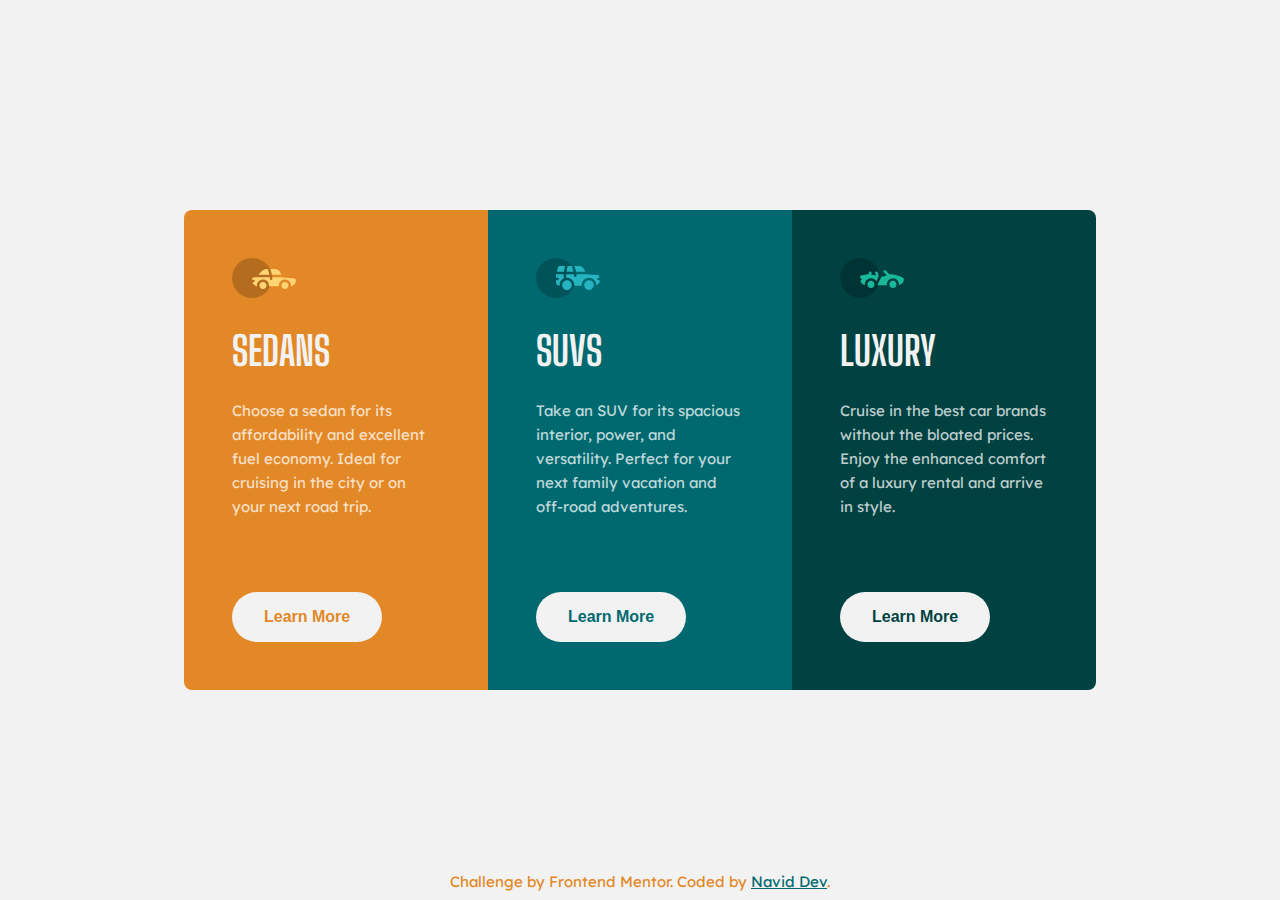
<file: fm/3-column-card-component/index.html>
<!DOCTYPE html>
<html lang="en">
  <head>
    <meta charset="UTF-8" />
    <meta name="viewport" content="width=device-width, initial-scale=1.0" />

    <link
      rel="icon"
      type="image/png"
      sizes="32x32"
      href="./images/favicon-32x32.png"
    />

    <title>Frontend Mentor | 3-column preview card component</title>

    <link rel="stylesheet" href="style.css" />
  </head>
  <body>
    <main>
      <section class="cards">
        <div class="card card-1">
          <div class="icon">
            <img src="./images/icon-sedans.svg" alt="sedan car" />
          </div>
          <h3>Sedans</h3>
          <p>
            Choose a sedan for its affordability and excellent fuel economy.
            Ideal for cruising in the city or on your next road trip.
          </p>
          <button>Learn More</button>
        </div>
        <div class="card card-2">
          <div class="icon">
            <img src="./images/icon-suvs.svg" alt="suv car" />
          </div>
          <h3>SUVs</h3>
          <p>
            Take an SUV for its spacious interior, power, and versatility.
            Perfect for your next family vacation and off-road adventures.
          </p>
          <button>Learn More</button>
        </div>
        <div class="card card-3">
          <div class="icon">
            <img src="./images/icon-luxury.svg" alt="luxury car" />
          </div>
          <h3>Luxury</h3>
          <p>
            Cruise in the best car brands without the bloated prices. Enjoy the
            enhanced comfort of a luxury rental and arrive in style.
          </p>
          <button>Learn More</button>
        </div>
      </section>
    </main>

    <footer>
      <div class="attribution">
        Challenge by Frontend Mentor. Coded by
        <a href="https://www.youtube.com/channel/UCxd6yE9578AmHr1DIRAnJdA"
          >Navid Dev</a
        >.
      </div>
    </footer>
  </body>
</html>
</file>
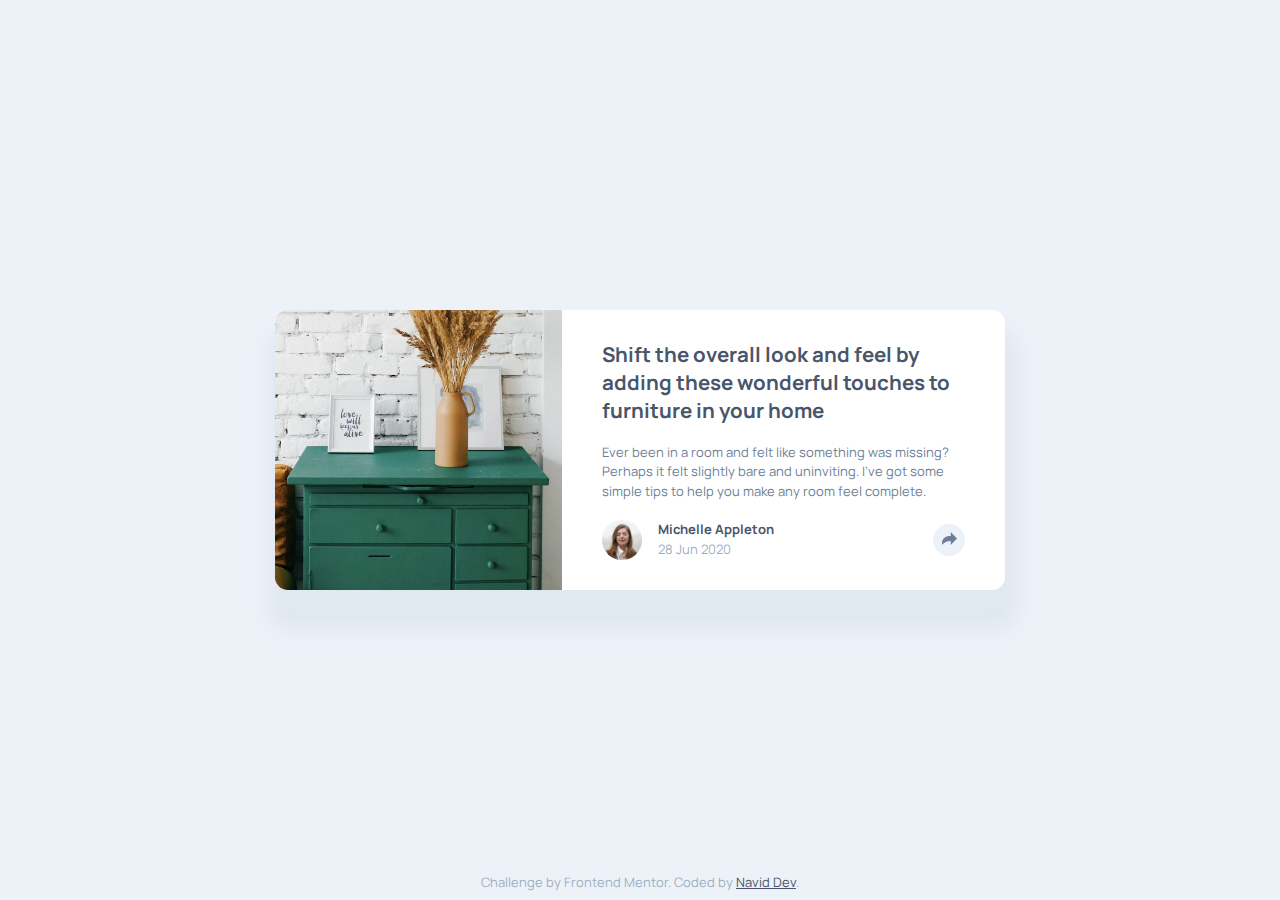
<file: fm/article-preview-component/index.html>
<!DOCTYPE html>
<html lang="en">
  <head>
    <meta charset="UTF-8" />
    <meta name="viewport" content="width=device-width, initial-scale=1.0" />
    <!-- displays site properly based on user's device -->

    <link
      rel="icon"
      type="image/png"
      sizes="32x32"
      href="./images/favicon-32x32.png"
    />

    <title>Frontend Mentor | Article preview component</title>

    <link rel="stylesheet" href="style.css" />
  </head>
  <body>
    <main>
      <article class="article-box">
        <div class="img">
          <img src="./images/drawers.jpg" alt="" />
        </div>
        <div class="article-info">
          <h2>
            Shift the overall look and feel by adding these wonderful touches to
            furniture in your home
          </h2>
          <p>
            Ever been in a room and felt like something was missing? Perhaps it
            felt slightly bare and uninviting. I’ve got some simple tips to help
            you make any room feel complete.
          </p>
          <div class="bottom">
            <div class="author">
              <div class="avatar">
                <img src="./images/avatar-michelle.jpg" alt="" />
              </div>
              <div class="author-info">
                <p class="author-name">Michelle Appleton</p>
                <p class="date">28 Jun 2020</p>
              </div>
            </div>
            <div class="share">
              <div class="share-icon">
                <svg xmlns="http://www.w3.org/2000/svg" width="15" height="13">
                  <path
                    d="M15 6.495L8.766.014V3.88H7.441C3.33 3.88 0 7.039 0 10.936v2.049l.589-.612C2.59 10.294 5.422 9.11 8.39 9.11h.375v3.867L15 6.495z"
                  />
                </svg>
              </div>
              <div class="share-box desktop">
                <p>Share</p>
                <img src="./images/icon-facebook.svg" alt="" />
                <img src="./images/icon-twitter.svg" alt="" />
                <img src="./images/icon-pinterest.svg" alt="" />
              </div>
            </div>
          </div>
        </div>
        <div class="share-box mobile">
          <p>Share</p>
          <img src="./images/icon-facebook.svg" alt="" />
          <img src="./images/icon-twitter.svg" alt="" />
          <img src="./images/icon-pinterest.svg" alt="" />
        </div>
      </article>
    </main>

    <footer>
      <div class="attribution">
        Challenge by Frontend Mentor. Coded by
        <a href="https://www.youtube.com/channel/UCxd6yE9578AmHr1DIRAnJdA"
          >Navid Dev</a
        >.
      </div>
    </footer>
    <script src="app.js"></script>
  </body>
</html>
</file>
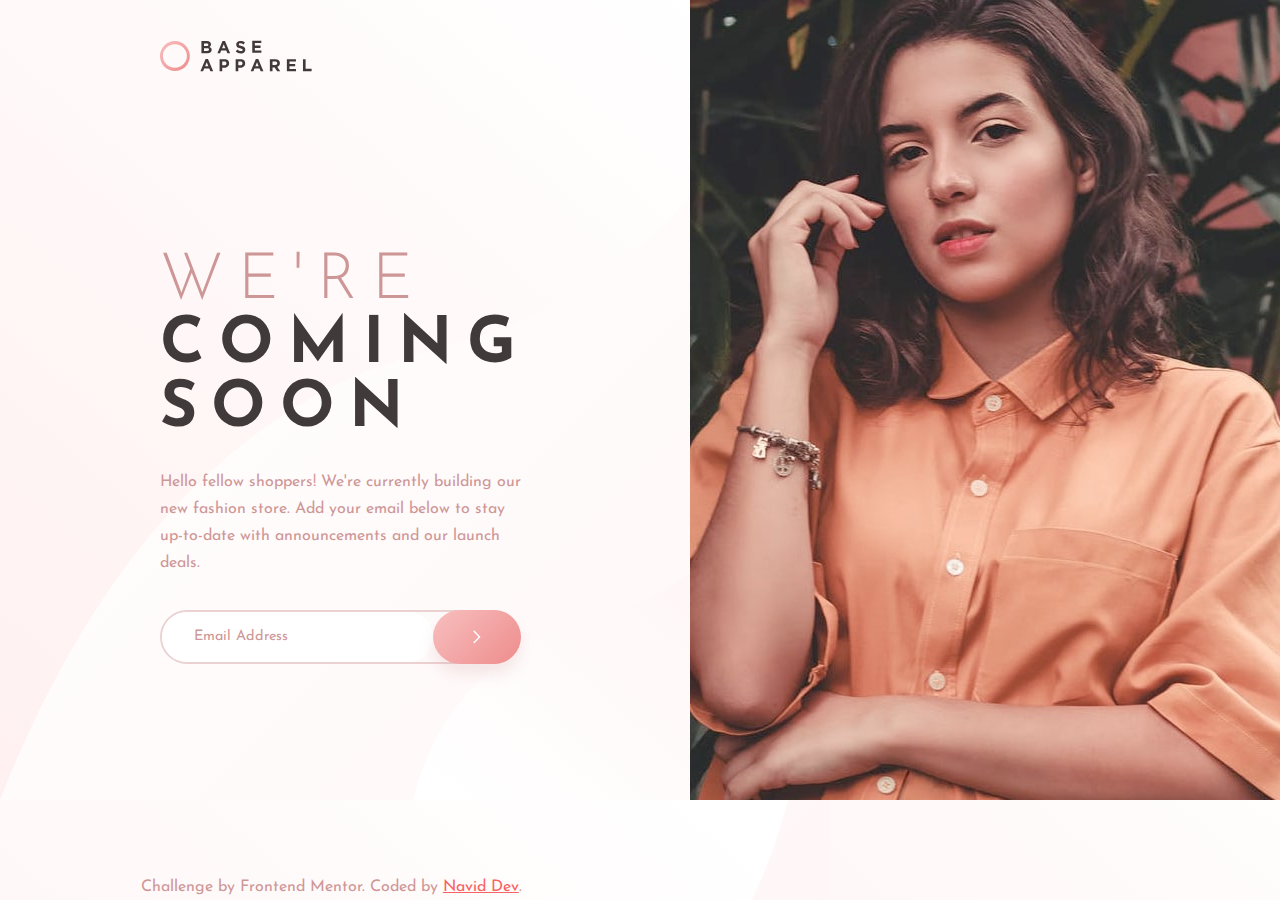
<file: fm/base-apparel-coming-soon/index.html>
<!DOCTYPE html>
<html lang="en">
  <head>
    <meta charset="UTF-8" />
    <meta name="viewport" content="width=device-width, initial-scale=1.0" />
    <!-- displays site properly based on user's device -->

    <link
      rel="icon"
      type="image/png"
      sizes="32x32"
      href="./images/favicon-32x32.png"
    />

    <title>Frontend Mentor | Base Apparel coming soon page</title>

    <link rel="stylesheet" href="style.css" />
  </head>
  <body>
    <main>
      <section class="coming-soon">
        <div class="info">
          <img class="logo" src="./images/logo.svg" alt="" />
          <img class="hero-img-moblie" src="./images/hero-mobile.jpg" alt="" />
          <div class="data">
            <h1>
              We're <br /><span>coming <br />soon</span>
            </h1>
            <p>
              Hello fellow shoppers! We're currently building our new fashion
              store. Add your email below to stay up-to-date with announcements
              and our launch deals.
            </p>
            <form class="coming-soon-form">
              <div class="email-input">
                <img class="error-icon" src="./images/icon-error.svg" alt="" />
                <input type="email" placeholder="Email Address" />
                <button><img src="./images/icon-arrow.svg" alt="" /></button>
              </div>
              <p class="error-text">Please provide a valid email</p>
            </form>
          </div>
        </div>
        <img class="hero-img" src="./images/hero-desktop.jpg" alt="" />
      </section>
    </main>

    <footer class="attribution">
      Challenge by Frontend Mentor. Coded by
      <a href="https://www.youtube.com/channel/UCxd6yE9578AmHr1DIRAnJdA"
        >Navid Dev</a
      >.
    </footer>
    <script src="./app.js"></script>
  </body>
</html>
</file>
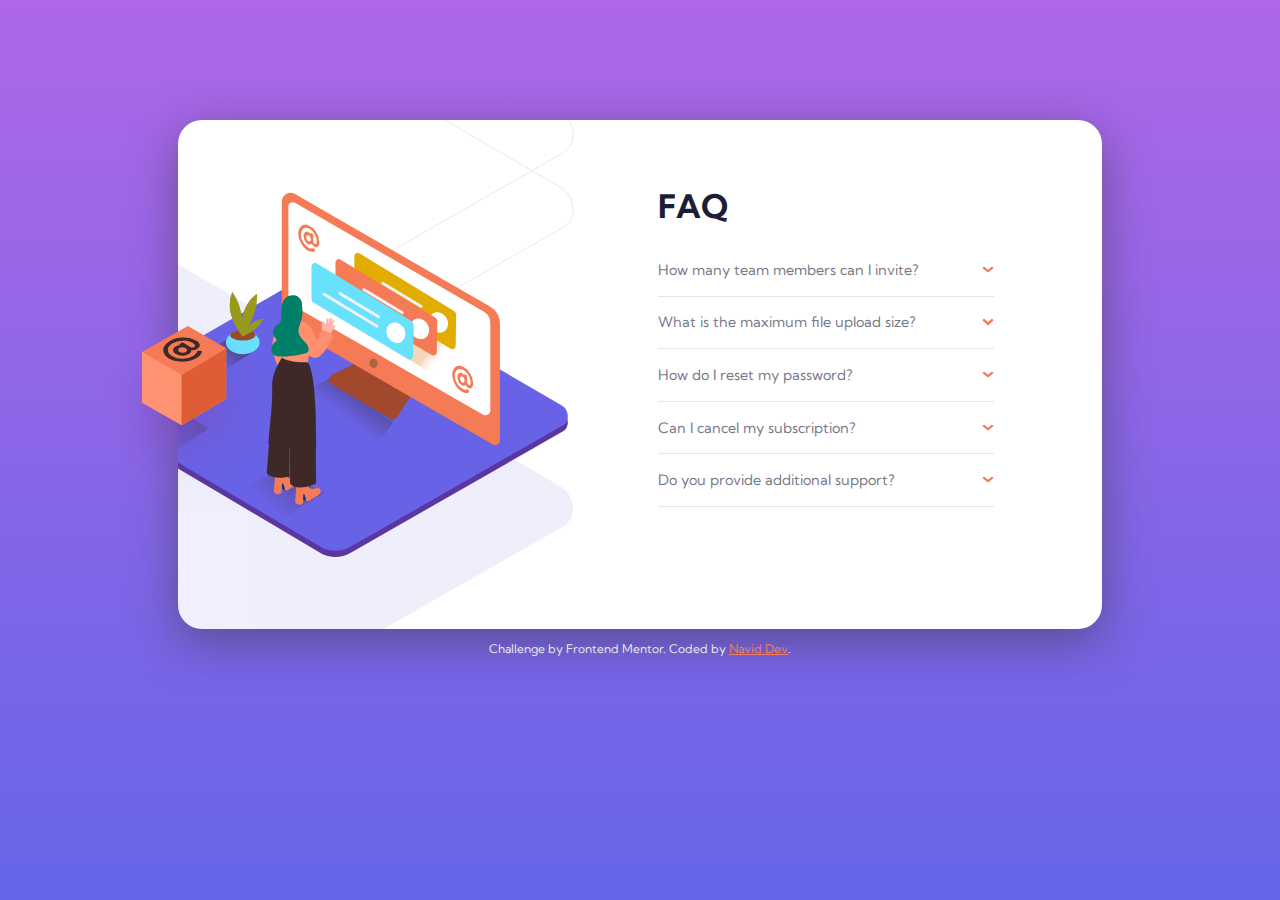
<file: fm/faq-accordion-card/index.html>
<!DOCTYPE html>
<html lang="en">
  <head>
    <meta charset="UTF-8" />
    <meta name="viewport" content="width=device-width, initial-scale=1.0" />
    <link
      rel="icon"
      type="image/png"
      sizes="32x32"
      href="./images/favicon-32x32.png"
    />
    <title>Frontend Mentor | FAQ Accordion Card</title>
    <link rel="stylesheet" href="./css/style.comp.css" />
    <script src="./js/before.js"></script>
    <script src="./js/after.js" defer></script>
  </head>
  <body>
    <div class="container">
      <main>
        <section class="card">
          <!-- ********************  Card Image  ********************* -->
          <div class="card-image">
            <img
              src="./images/illustration-woman-online-mobile.svg"
              alt="Women Illustartion"
              class="image-mobile"
            />
            <img
              src="./images/illustration-box-desktop.svg"
              alt="Women Illustartion"
              class="image-desktop-box"
            />
            <img
              src="./images/illustration-woman-online-desktop.svg"
              alt="Women Illustartion"
              class="image-desktop-woman"
            />
          </div>

          <!-- ********************  Card Body  ********************* -->
          <div class="card-body">
            <h1 class="heading">FAQ</h1>
            <div class="wrapper">
              <!-- ********************  Accordion  ********************* -->
              <script>
                const elem = document.querySelector('.wrapper');
                elem.innerHTML = faqs
                  .map(
                    (faq) => `
                    <article class="accordion" key=${faq.id}>
                      <div class="accordion-header">
                        <h2>${faq.question}</h2>
                      </div>
                      <div class="accordion-panel">
                        <p>${faq.answer}</p>
                      </div>
                    </article>
                  `
                  )
                  .join('');
              </script>
            </div>
            <!-- End of wrapper -->
          </div>
          <!-- End of card-body -->
        </section>
      </main>
      <footer class="attribution">
        Challenge by Frontend Mentor. Coded by
        <a href="https://www.youtube.com/channel/UCxd6yE9578AmHr1DIRAnJdA"
          >Navid Dev</a
        >.
      </footer>
    </div>
  </body>
</html>
</file>
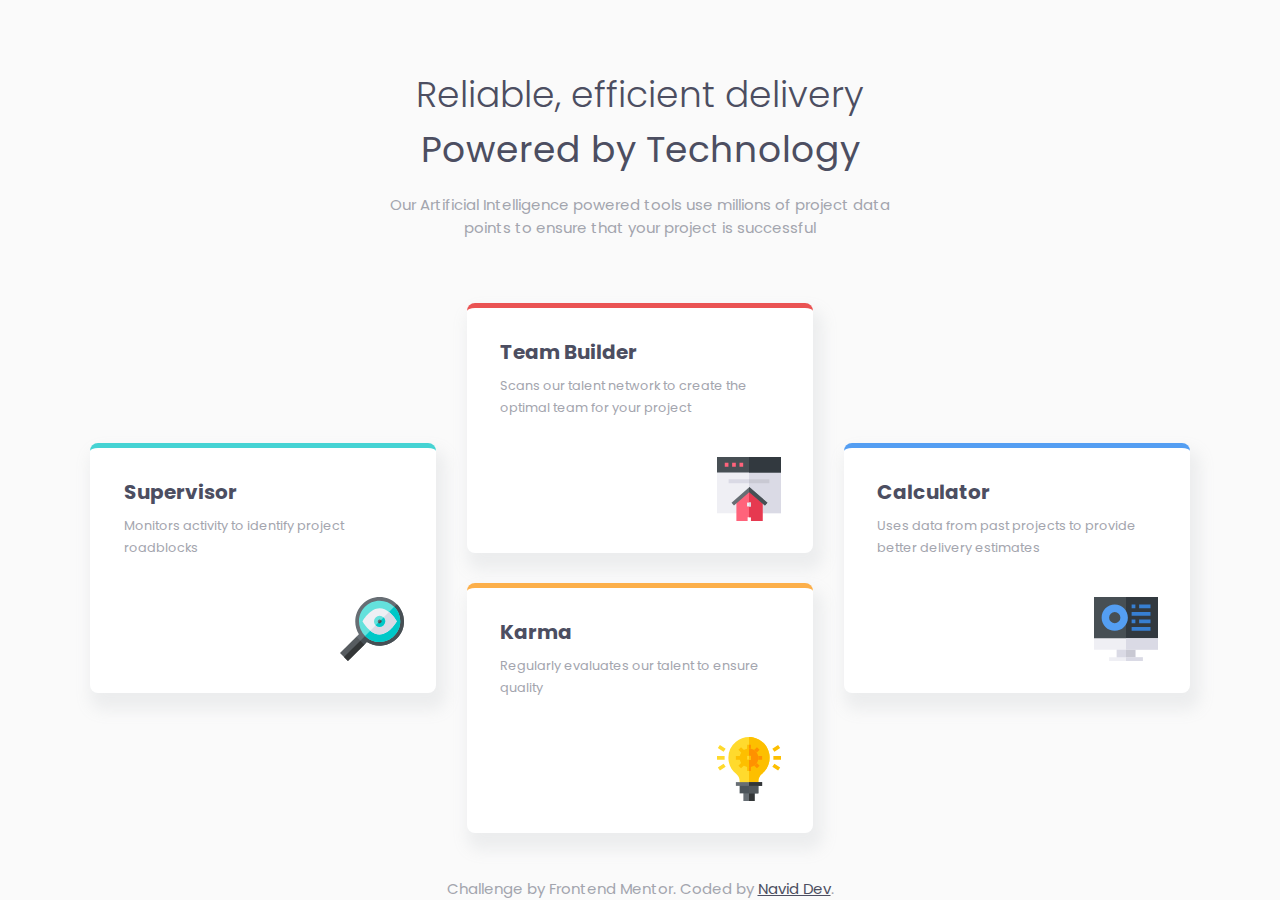
<file: fm/four-card-feature-section/index.html>
<!DOCTYPE html>
<html lang="en">
  <head>
    <meta charset="UTF-8" />
    <meta name="viewport" content="width=device-width, initial-scale=1.0" />
    <!-- displays site properly based on user's device -->

    <link
      rel="icon"
      type="image/png"
      sizes="32x32"
      href="./images/favicon-32x32.png"
    />

    <title>Frontend Mentor | Four card feature section</title>

    <link rel="stylesheet" href="style.css" />
  </head>
  <body>
    <main>
      <section class="card-feature">
        <div class="description">
          <h1>
            Reliable, efficient delivery
            <br />
            <strong>Powered by Technology</strong>
          </h1>

          <p>
            Our Artificial Intelligence powered tools use millions of project
            data points to ensure that your project is successful
          </p>
        </div>
        <div class="cards">
          <div class="display-none"></div>
          <div class="card grid-row-span-2 red">
            <div class="info">
              <h3>Team Builder</h3>
              <p>
                Scans our talent network to create the optimal team for your
                project
              </p>
            </div>
            <img src="./images/icon-team-builder.svg" alt="" />
          </div>

          <div class="display-none"></div>
          <div class="card grid-row-span-2 cyan">
            <div class="info">
              <h3>Supervisor</h3>
              <p>Monitors activity to identify project roadblocks</p>
            </div>
            <img src="./images/icon-supervisor.svg" alt="" />
          </div>
          <div class="card grid-row-span-2 blue">
            <div class="info">
              <h3>Calculator</h3>
              <p>
                Uses data from past projects to provide better delivery
                estimates
              </p>
            </div>
            <img src="./images/icon-calculator.svg" alt="" />
          </div>
          <div class="card grid-row-span-2 orange">
            <div class="info">
              <h3>Karma</h3>
              <p>Regularly evaluates our talent to ensure quality</p>
            </div>
            <img src="./images/icon-karma.svg" alt="" />
          </div>
        </div>
      </section>
    </main>

    <footer class="attribution">
      Challenge by Frontend Mentor. Coded by
      <a href="https://www.youtube.com/channel/UCxd6yE9578AmHr1DIRAnJdA"
        >Navid Dev</a
      >.
    </footer>
  </body>
</html>
</file>
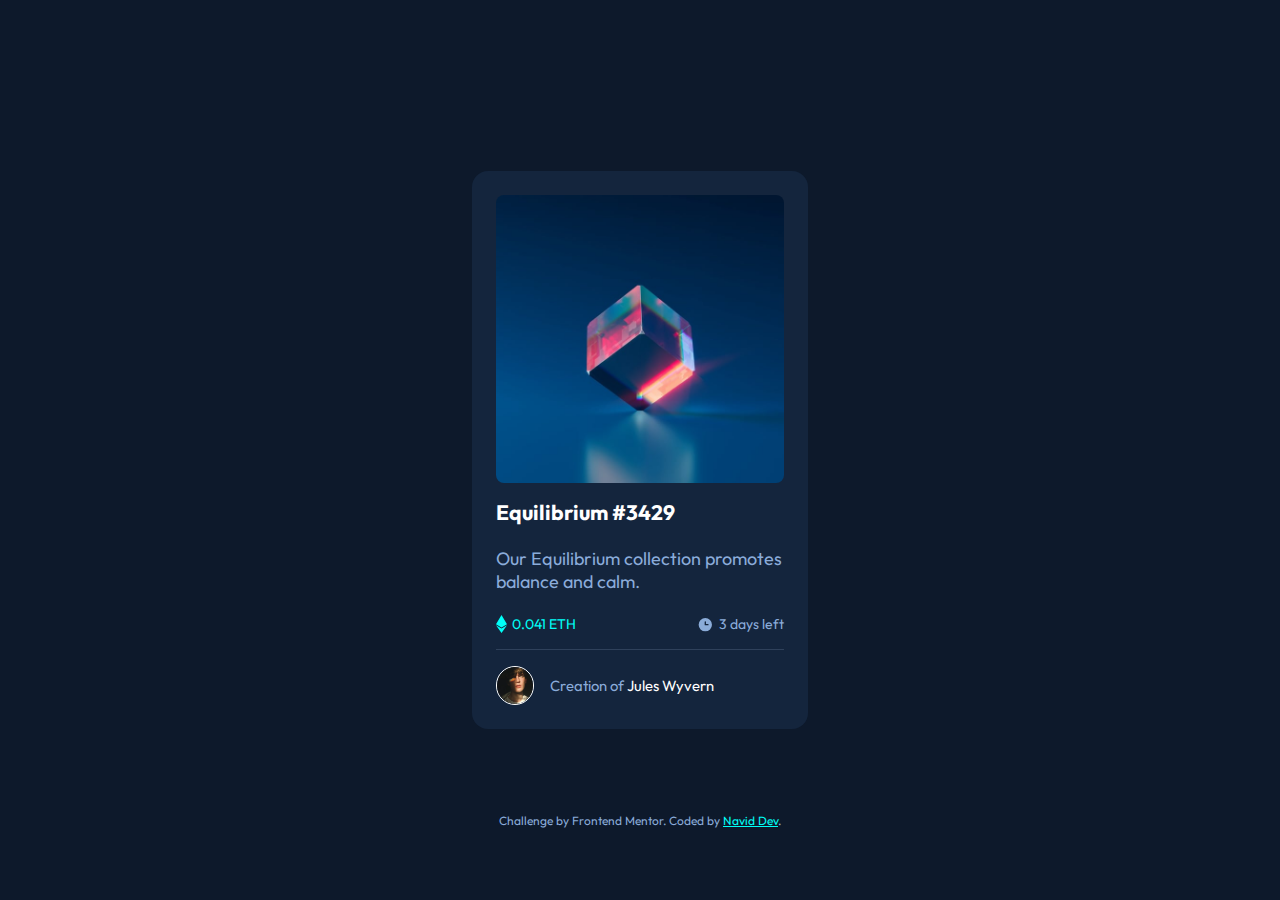
<file: fm/nft-preview-card-component/index.html>
<!DOCTYPE html>
<html lang="en">
  <head>
    <meta charset="UTF-8" />
    <meta name="viewport" content="width=device-width, initial-scale=1.0" />
    <link
      rel="icon"
      type="image/png"
      sizes="32x32"
      href="./images/favicon-32x32.png"
    />
    <title>Frontend Mentor | NFT preview card component</title>
    <link rel="stylesheet" href="style.css" />
  </head>
  <body>
    <main>
      <section class="card-component">
        <div class="image">
          <img src="./images/image-equilibrium.jpg" alt="equilibrium image" />
        </div>
        <div class="info">
          <h3>Equilibrium #3429</h3>
          <p>Our Equilibrium collection promotes balance and calm.</p>
          <div class="data">
            <div class="equilibrium">
              <img src="./images/icon-ethereum.svg" alt="icon ethereum" />
              <span>0.041 ETH</span>
            </div>
            <div class="date">
              <img src="./images/icon-clock.svg" alt="icon clock" />
              <span>3 days left</span>
            </div>
          </div>
        </div>
        <div class="line"></div>
        <div class="author">
          <img src="./images/image-avatar.png" alt="avatar of an user" />
          <p>Creation of <span>Jules Wyvern</span></p>
        </div>
      </section>
    </main>
    <footer>
      <div class="attribution">
        Challenge by Frontend Mentor. Coded by
        <a href="https://www.youtube.com/channel/UCxd6yE9578AmHr1DIRAnJdA"
          >Navid Dev</a
        >.
      </div>
    </footer>
  </body>
</html>
</file>
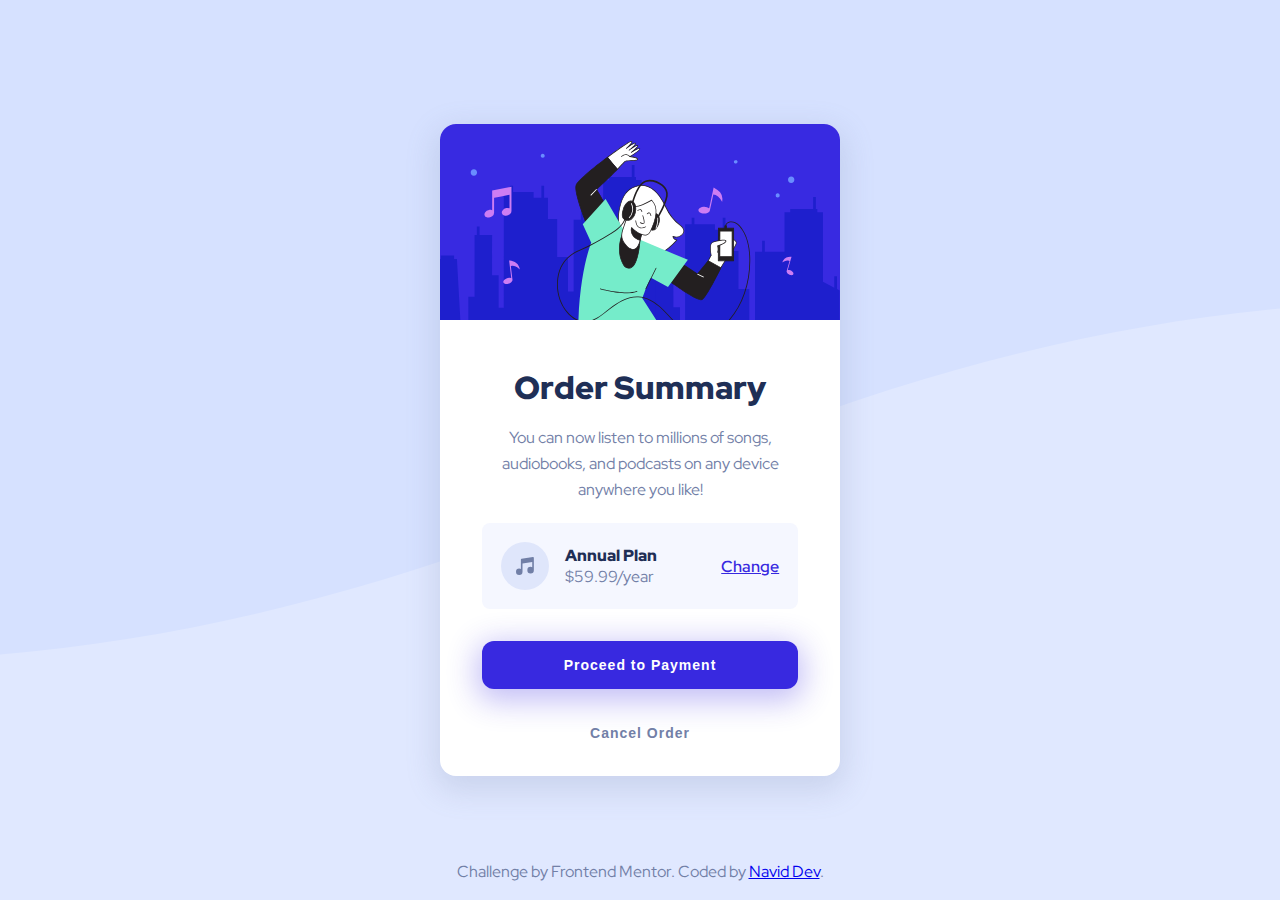
<file: fm/order-summary-component/index.html>
<!DOCTYPE html>
<html lang="en">
  <head>
    <meta charset="UTF-8" />
    <meta name="viewport" content="width=device-width, initial-scale=1.0" />

    <link
      rel="icon"
      type="image/png"
      sizes="32x32"
      href="./images/favicon-32x32.png"
    />

    <title>Frontend Mentor | Order summary card</title>

    <link rel="stylesheet" href="style.css" />
  </head>
  <body>
    <main>
      <section class="order-summary">
        <div class="hero-img">
          <img src="./images/illustration-hero.svg" alt="illustration hero" />
        </div>
        <div class="info">
          <div class="description">
            <h1>Order Summary</h1>
            <p>
              You can now listen to millions of songs, audiobooks, and podcasts
              on any device anywhere you like!
            </p>
          </div>
          <div class="plan">
            <div class="plan-icon-data">
              <img src="./images/icon-music.svg" alt="icon music" />
              <div class="plan-data">
                <b>Annual Plan</b>
                <span>$59.99/year</span>
              </div>
            </div>
            <a href="#">Change</a>
          </div>
          <button class="payment">Proceed to Payment</button>
          <button class="cancel">Cancel Order</button>
        </div>
      </section>
    </main>

    <footer>
      <div class="attribution">
        Challenge by Frontend Mentor. Coded by
        <a href="https://www.youtube.com/channel/UCxd6yE9578AmHr1DIRAnJdA"
          >Navid Dev</a
        >.
      </div>
    </footer>
  </body>
</html>
</file>
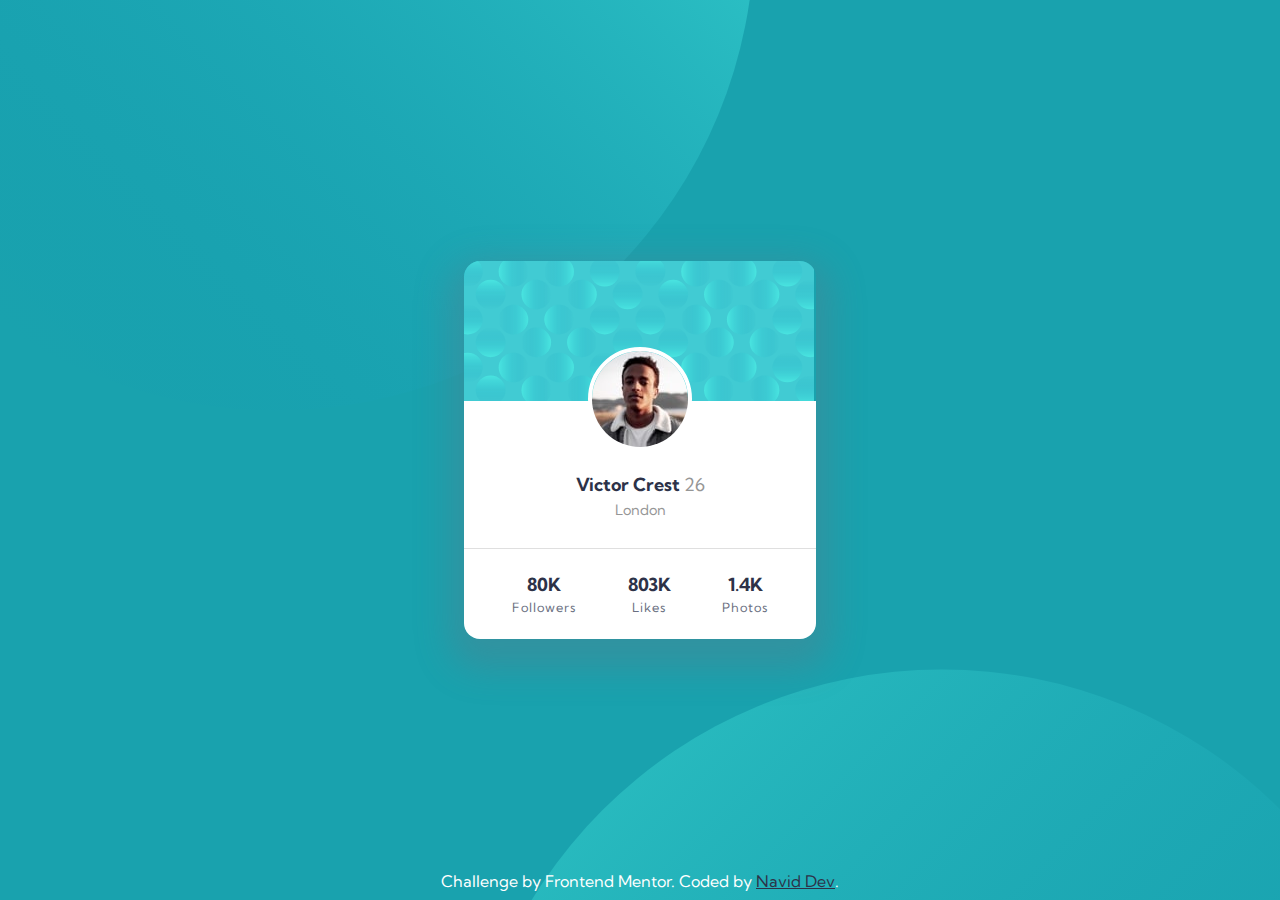
<file: fm/profile-card-component/index.html>
<!DOCTYPE html>
<html lang="en">
  <head>
    <meta charset="UTF-8" />
    <meta name="viewport" content="width=device-width, initial-scale=1.0" />
    <!-- displays site properly based on user's device -->

    <link
      rel="icon"
      type="image/png"
      sizes="32x32"
      href="./images/favicon-32x32.png"
    />

    <title>Frontend Mentor | Profile card component</title>

    <link rel="stylesheet" href="style.css" />
  </head>
  <body>
    <main>
      <section class="peofile-card">
        <div class="author-photo">
          <img src="./images/bg-pattern-card.svg" alt="" />
          <img class="avatar" src="./images/image-victor.jpg" alt="" />
        </div>
        <div class="info">
          <div class="description">
            <h3>Victor Crest <span>26</span></h3>
            <p>London</p>
          </div>

          <div class="social-data">
            <div class="followers">
              <p>80K</p>
              <p>Followers</p>
            </div>
            <div class="likes">
              <p>803K</p>
              <p>Likes</p>
            </div>
            <div class="photos">
              <p>1.4K</p>
              <p>Photos</p>
            </div>
          </div>
        </div>
      </section>
    </main>

    <footer>
      <div class="attribution">
        Challenge by Frontend Mentor. Coded by
        <a href="https://www.youtube.com/channel/UCxd6yE9578AmHr1DIRAnJdA"
          >Navid Dev</a
        >.
      </div>
    </footer>
  </body>
</html>
</file>
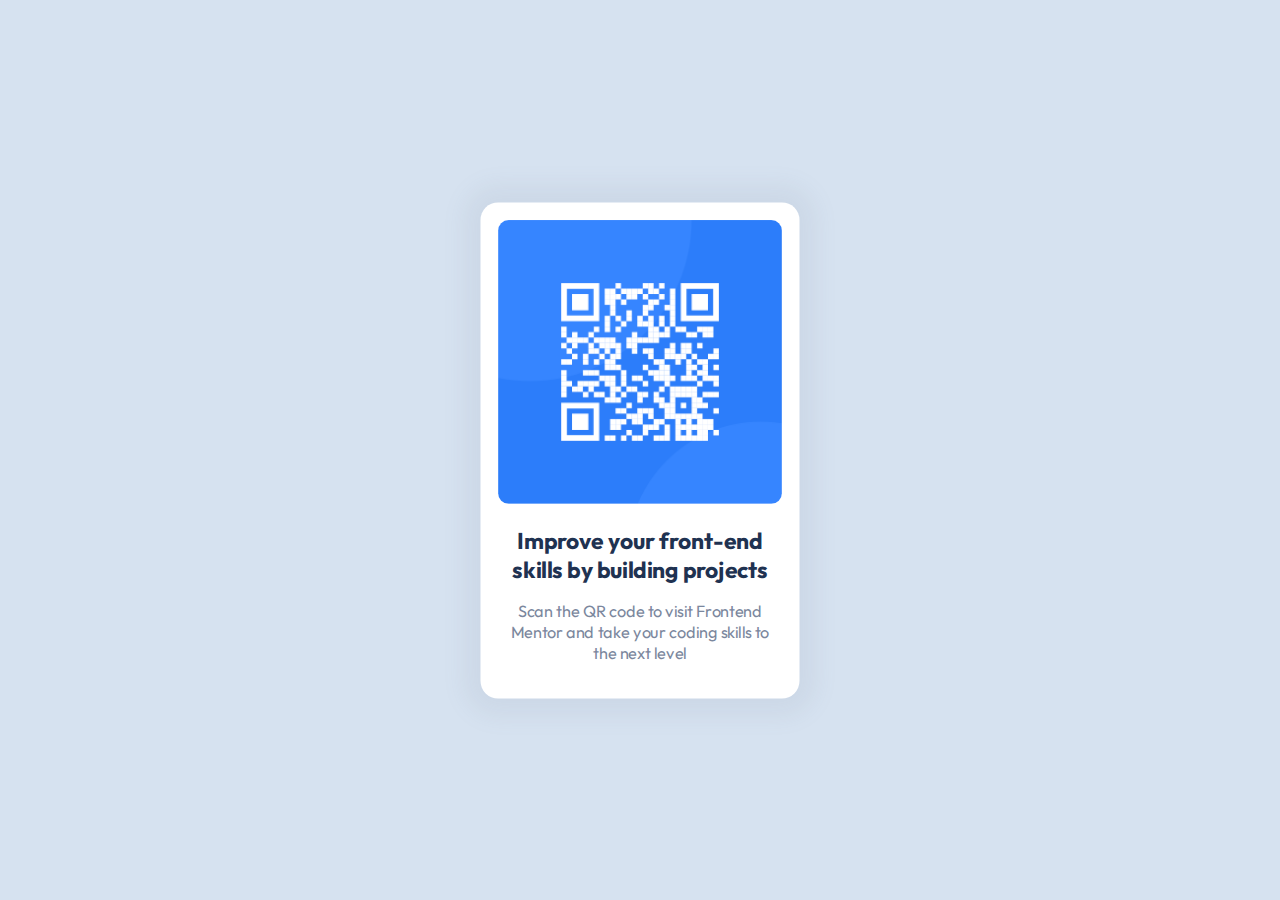
<file: fm/qr-code-component/index.html>
<!DOCTYPE html>
<html lang="en">
  <head>
    <meta charset="UTF-8" />
    <meta name="viewport" content="width=device-width, initial-scale=1.0" />
    <!-- displays site properly based on user's device -->

    <link
      rel="icon"
      type="image/png"
      sizes="32x32"
      href="./images/favicon-32x32.png"
    />

    <title>Frontend Mentor | QR code component</title>

    <link rel="stylesheet" href="style.css" />
  </head>
  <body>
    <main>
      <section class="qrcode">
        <img src="./images/image-qr-code.png" alt="qr code image" />
        <div class="info">
          <h1>Improve your front-end skills by building projects</h1>
          <p>
            Scan the QR code to visit Frontend Mentor and take your coding
            skills to the next level
          </p>
        </div>
      </section>
    </main>
  </body>
</html>
</file>
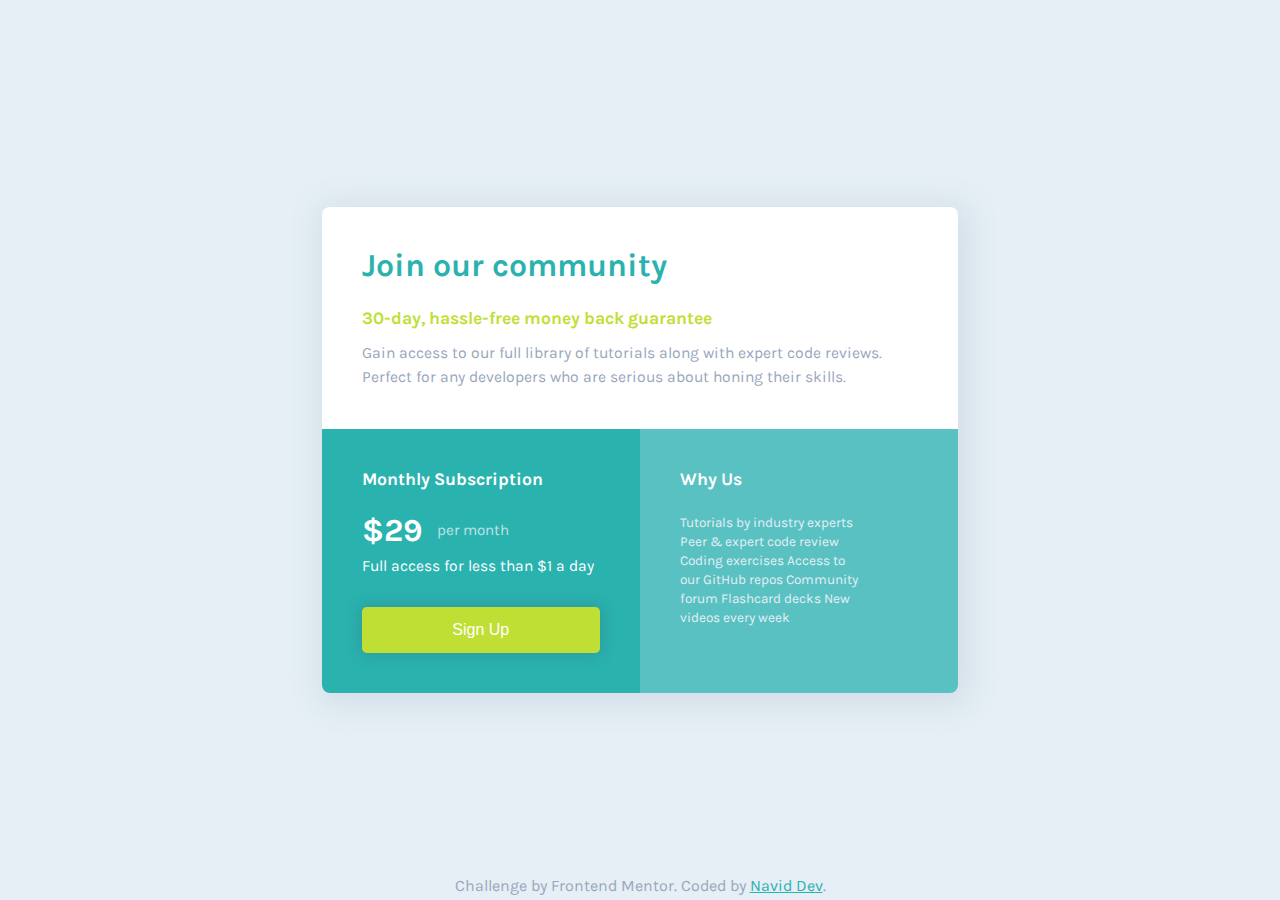
<file: fm/single-price-grid-component/index.html>
<!DOCTYPE html>
<html lang="en">
  <head>
    <meta charset="UTF-8" />
    <meta name="viewport" content="width=device-width, initial-scale=1.0" />
    <!-- displays site properly based on user's device -->

    <link
      rel="icon"
      type="image/png"
      sizes="32x32"
      href="./images/favicon-32x32.png"
    />

    <title>Frontend Mentor | Single Price Grid Component</title>

    <link rel="stylesheet" href="style.css" />
  </head>
  <body>
    <main>
      <section class="single-price">
        <div class="description">
          <h1>Join our community</h1>
          <h2>30-day, hassle-free money back guarantee</h2>
          <p>
            Gain access to our full library of tutorials along with expert code
            reviews. Perfect for any developers who are serious about honing
            their skills.
          </p>
        </div>
        <div class="price-info">
          <h3>Monthly Subscription</h3>
          <div class="price-per-month">
            &dollar;29
            <p>per month</p>
          </div>
          <p class="full-access">Full access for less than &dollar;1 a day</p>
          <button class="sign-up">Sign Up</button>
        </div>
        <div class="why-us">
          <h3>Why Us</h3>
          <p>
            Tutorials by industry experts Peer &amp; expert code review Coding
            exercises Access to our GitHub repos Community forum Flashcard decks
            New videos every week
          </p>
        </div>
      </section>
    </main>

    <footer>
      <div class="attribution">
        Challenge by Frontend Mentor. Coded by
        <a href="https://www.youtube.com/channel/UCxd6yE9578AmHr1DIRAnJdA"
          >Navid Dev</a
        >.
      </div>
    </footer>
  </body>
</html>
</file>
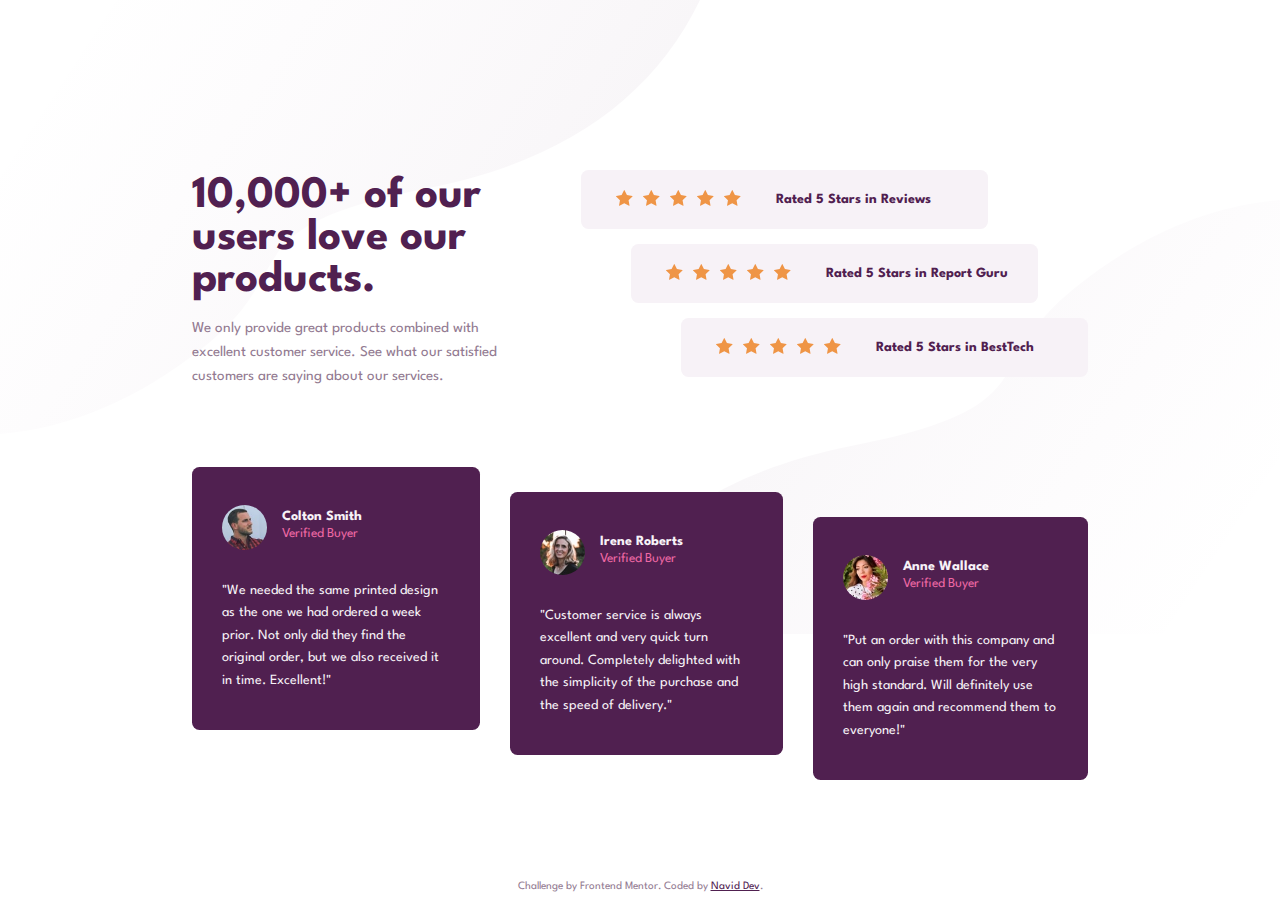
<file: fm/social-proof-section/index.html>
<!DOCTYPE html>
<html lang="en">
  <head>
    <meta charset="UTF-8" />
    <meta name="viewport" content="width=device-width, initial-scale=1.0" />
    <!-- displays site properly based on user's device -->

    <link
      rel="icon"
      type="image/png"
      sizes="32x32"
      href="./images/favicon-32x32.png"
    />

    <title>Frontend Mentor | Social proof section</title>

    <link rel="stylesheet" href="./style.css" />
    <script src="./js/ratedData.js"></script>
  </head>
  <body>
    <main>
      <section class="social-proof">
        <div class="top">
          <div class="left">
            <h1>10,000+ of our users love our products.</h1>
            <p>
              We only provide great products combined with excellent customer
              service. See what our satisfied customers are saying about our
              services.
            </p>
          </div>
          <div class="right">
            <script>
              const right = document.querySelector('.social-proof .right');
              right.innerHTML = ratedData
                .map(
                  (rate) => `
                     <div class="rate-box ${rate.id}">
                      <div class="stars">
                        ${starNumber(rate.starNum)}
                      </div>
                      <p>${rate.text}</p>
                    </div>
                  `
                )
                .join('');
            </script>
          </div>
        </div>
        <div class="bottom">
          <script>
            const bottom = document.querySelector('.social-proof .bottom');
            bottom.innerHTML = commentsData
              .map(
                (comment) => `
                     <div class="commentbox ${comment.id}">
                      <div class="user-info">
                        <div class="avatar">
                        <img src="${comment.avatar}" alt="" />

                        <div class="title">
                          <h4>${comment.name}</h4>
                          <p>${comment.type}</p>
                        </div>
                        </div>
                        <p class="comment">${comment.comment}</p>
                      </div>
                    </div>
                  `
              )
              .join('');
          </script>
        </div>
      </section>
    </main>

    <footer class="attribution">
      Challenge by Frontend Mentor. Coded by
      <a href="https://www.youtube.com/channel/UCxd6yE9578AmHr1DIRAnJdA"
        >Navid Dev</a
      >.
    </footer>
  </body>
</html>
</file>
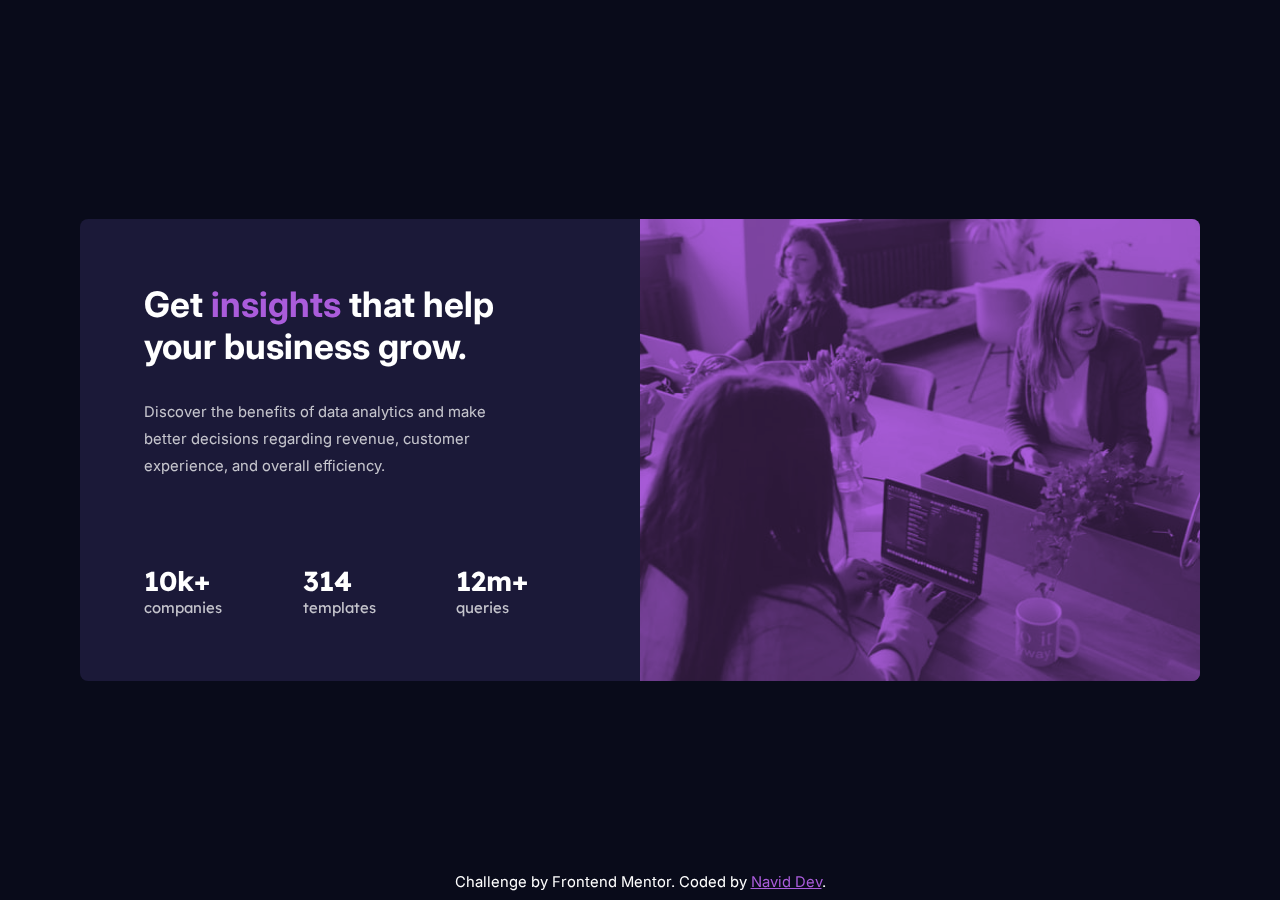
<file: fm/stats-card-component/index.html>
<!DOCTYPE html>
<html lang="en">
  <head>
    <meta charset="UTF-8" />
    <meta name="viewport" content="width=device-width, initial-scale=1.0" />

    <link
      rel="icon"
      type="image/png"
      sizes="32x32"
      href="./images/favicon-32x32.png"
    />

    <title>Frontend Mentor | Stats preview card component</title>

    <link rel="stylesheet" href="style.css" />
  </head>
  <body>
    <main>
      <section class="stats-card">
        <div class="hero-info">
          <div class="description">
            <h1>Get <span>insights</span> that help your business grow.</h1>
            <p>
              Discover the benefits of data analytics and make better decisions
              regarding revenue, customer experience, and overall efficiency.
            </p>
          </div>
          <div class="data">
            <div class="companies">
              <p>10k+</p>
              <p>companies</p>
            </div>
            <div class="templates">
              <p>314</p>
              <p>templates</p>
            </div>
            <div class="queries">
              <p>12m+</p>
              <p>queries</p>
            </div>
          </div>
        </div>
        <div class="hero-img">
          <img src="./images/image-header-desktop.jpg" alt="" />
        </div>
      </section>
    </main>

    <footer>
      <div class="attribution">
        Challenge by Frontend Mentor. Coded by
        <a href="https://www.youtube.com/channel/UCxd6yE9578AmHr1DIRAnJdA"
          >Navid Dev</a
        >.
      </div>
    </footer>
  </body>
</html>
</file>
<file: fm/3-column-card-component/style.css>
@import url('https://fonts.googleapis.com/css2?family=Big+Shoulders+Display:wght@700&family=Lexend+Deca&display=swap');

* {
  box-sizing: border-box;
  margin: 0;
  padding: 0;
}
body {
  font-family: 'Lexend Deca', sans-serif;
  font-size: 0.937rem;
  background-color: hsl(0, 0%, 95%);
  overflow: hidden;
  color: hsl(0, 0%, 95%);
}
body main {
  min-height: 100vh;
  display: flex;
  align-items: center;
  justify-content: center;
}
.cards .card h3 {
  font-family: 'Big Shoulders Display', cursive;
  font-size: 2.5rem;
  text-transform: uppercase;
}
.cards .card p {
  line-height: 1.5rem;
  color: hsla(0, 0%, 100%, 0.75);
  margin-bottom: 3rem;
}
.cards {
  display: flex;

  border-radius: 0.5rem;
  overflow: hidden;
}
.card {
  width: 19rem;
  padding: 3rem;
  min-height: 30rem;
  display: flex;
  justify-content: space-between;
  flex-direction: column;
  align-items: flex-start;
}
.card-1 {
  background-color: hsl(31, 77%, 52%);
}
.card-2 {
  background-color: hsl(184, 100%, 22%);
}
.card-3 {
  background-color: hsl(179, 100%, 13%);
}
.card button {
  padding: 1rem 2rem;
  border: none;
  background-color: hsl(0, 0%, 95%);
  border-radius: 2rem;
  font-size: 1rem;
  font-weight: bold;
}
.card-1 button {
  color: hsl(31, 77%, 52%);
}
.card-2 button {
  color: hsl(184, 100%, 22%);
}
.card-3 button {
  color: hsl(179, 100%, 13%);
}
.attribution {
  position: absolute;
  bottom: 1%;
  left: 50%;
  transform: translateX(-50%);
  color: hsl(31, 77%, 52%);
}
.attribution a {
  color: hsl(184, 100%, 22%);
}
@media screen and (max-width: 992px) {
  .attribution {
    display: none;
  }
}
@media screen and (max-width: 768px) {
  body {
    overflow-y: auto;
  }
  .cards {
    flex-direction: column;
    margin: 5rem 0;
  }
}
</file>
<file: fm/article-preview-component/style.css>
@import url('https://fonts.googleapis.com/css2?family=Manrope:wght@500;700&display=swap');
* {
  margin: 0;
  padding: 0;
  box-sizing: border-box;
}

/* Variables */
:root {
  --Very-Dark-Grayish-Blue: hsl(217, 19%, 35%);
  --Desaturated-Dark-Blue: hsl(214, 17%, 51%);
  --Grayish-Blue: hsl(212, 23%, 69%);
  --Light-Grayish-Blue: hsl(210, 46%, 95%);
}

body {
  font-family: 'Manrope', sans-serif;
  font-size: 13px;
  background-color: var(--Light-Grayish-Blue);
  overflow: hidden;
  color: var(--Desaturated-Dark-Blue);
}
body main {
  min-height: 100vh;
  display: flex;
  align-items: center;
  justify-content: center;
}
img {
  max-width: 100%;
  display: block;
}
article {
  z-index: 1;
  max-width: 730px;
  min-height: 280px;
  display: flex;
  background-color: #fff;
  border-radius: 0.8rem;

  box-shadow: 3px 30px 20px 10px hsl(212deg 23% 69% / 15%);
}
article .img {
  flex: 1.58;
}
article .img img {
  height: 100%;
  object-fit: cover;
  border-top-left-radius: 0.8rem;
  border-bottom-left-radius: 0.8rem;
}
.article-info {
  padding: 1.9rem 2.5rem;
  flex: 2;
  display: flex;
  flex-direction: column;
  justify-content: space-between;
}
.article-info h2 {
  font-size: 1.28rem;
  color: var(--Very-Dark-Grayish-Blue);
}
.article-info p {
  line-height: 1.2rem;
}
.author {
  display: flex;
  align-items: center;
}
.avatar img {
  width: 40px;
  border-radius: 50%;
  margin-right: 1rem;
}
.author-name {
  font-weight: 700;
  color: var(--Very-Dark-Grayish-Blue);
}
.author-info .date {
  color: var(--Grayish-Blue);
}
.bottom {
  display: flex;
  align-items: center;
  justify-content: space-between;
}
.share {
  position: relative;
}
.share-icon {
  width: 32px;
  height: 32px;
  text-align: center;
  line-height: 0;
  padding: 0.5rem;
  background-color: var(--Light-Grayish-Blue);
  fill: var(--Desaturated-Dark-Blue);
  border-radius: 50%;
  cursor: pointer;
  transition: all 0.3s;
}
.share-icon:hover {
  fill: #fff;
  background-color: var(--Desaturated-Dark-Blue);
}
.share-box {
  background-color: var(--Very-Dark-Grayish-Blue);
  display: flex;
  padding: 1.1rem 2.2rem;
  border-radius: 0.6rem;
  width: 250px;
  align-items: center;
  justify-content: space-between;
  position: absolute;
  left: -110px;
  top: -82px;
  transform: translateY(-50px);
  opacity: 0;
  pointer-events: none;
  transition: all 0.3s;
}
.share-box::before {
  position: absolute;
  content: '';
  width: 0;
  height: 0;
  border-style: solid;
  border-width: 12px 12px 0 12px;
  border-color: var(--Very-Dark-Grayish-Blue) transparent transparent
    transparent;
  bottom: -12px;
  left: 50%;
  transform: translateX(-50%);
}
.share-box p {
  width: 20%;
  margin-right: 2rem;
  text-transform: uppercase;
  letter-spacing: 5px;
}
.share.active .share-box {
  transform: translate(0);
  opacity: 1;
  pointer-events: all;
}
.attribution {
  position: absolute;
  bottom: 1%;
  left: 50%;
  transform: translateX(-50%);
  color: var(--Grayish-Blue);
}
.attribution a {
  color: var(--Very-Dark-Grayish-Blue);
}
@media screen and (max-width: 992px) {
  body {
    overflow: auto;
  }
  .attribution {
    display: none;
  }
}
@media screen and (max-width: 768px) {
  main {
    width: 90%;
    margin: 0 auto;
  }
  article {
    flex-direction: column;
    position: relative;
  }

  .article-info {
    padding: 1.9rem 2rem 1.2rem 2rem;
  }
  .article-info h2 {
    font-size: 1rem;
    margin-bottom: 1rem;
  }
  .article-info > p {
    margin-bottom: 3rem;
  }
  article .img img {
    border-bottom-left-radius: 0;
    border-top-right-radius: 0.8rem;
  }
  article.active .share-box.mobile {
    transform: translate(0);
    opacity: 1;
    pointer-events: all;
  }
  .share-icon {
    z-index: 2;
    position: relative;
  }
  .share-box.desktop {
    display: none;
  }
  .share-box.mobile::before {
    content: none;
  }
  .share-box.mobile {
    width: 100%;
    position: absolute;
    left: 0;
    bottom: 0;
    top: unset;
    padding: 1.8rem;
    padding-right: 7rem;
    z-index: 0;
    border-top-left-radius: 0;
    border-top-right-radius: 0;
  }
}
</file>
<file: fm/base-apparel-coming-soon/style.css>
@import url("https://fonts.googleapis.com/css2?family=Josefin+Sans:wght@300;400;600&display=swap");
* {
  padding: 0;
  margin: 0;
  box-sizing: border-box;
}

img {
  max-width: 100%;
  display: block;
}

body {
  font-family: "Josefin Sans", sans-serif;
  font-size: 16px;
  overflow-x: hidden;
  background: url(./images/bg-pattern-desktop.svg), linear-gradient(135deg, white, #fff5f5);
}
body main {
  min-height: 100vh;
}

.coming-soon {
  display: flex;
  justify-content: space-between;
}
@media screen and (max-width: 768px) {
  .coming-soon {
    flex-direction: column;
  }
}
.coming-soon .hero-img {
  max-height: 100vh;
}
@media screen and (max-width: 768px) {
  .coming-soon .hero-img {
    display: none;
  }
}
.coming-soon .hero-img-moblie {
  display: none;
  margin: 2rem 0;
}
@media screen and (max-width: 768px) {
  .coming-soon .hero-img-moblie {
    display: block;
  }
}
.coming-soon .info {
  display: flex;
  flex-direction: column;
  justify-content: space-between;
  padding: 2.5rem 10rem;
  max-width: 800px;
}
@media screen and (max-width: 992px) {
  .coming-soon .info {
    padding: 2rem;
    max-width: auto;
  }
}
.coming-soon .info .data {
  margin-bottom: 2rem;
}
.coming-soon .info .data h1 {
  font-size: 4rem;
  font-weight: 300;
  text-transform: uppercase;
  color: #ce9797;
  letter-spacing: 14px;
  margin-bottom: 1.7rem;
}
@media screen and (max-width: 768px) {
  .coming-soon .info .data h1 {
    font-size: 2.8rem;
    text-align: center;
  }
}
.coming-soon .info .data h1 span {
  font-weight: 700;
  color: #413a3a;
}
.coming-soon .info .data p {
  color: #ce9797;
  line-height: 1.7rem;
  margin-bottom: 2rem;
}
@media screen and (max-width: 768px) {
  .coming-soon .info .data p {
    text-align: center;
  }
}
.coming-soon .info .data form {
  overflow: hidden;
  padding-right: 10px;
}
.coming-soon .info .data form .error-text {
  color: #f96262;
  transform: translateX(-200px);
  opacity: 0;
  font-size: 0.8rem;
  line-height: 2rem;
  transition: all 0.3s ease-in-out;
}
.coming-soon .info .data .email-input {
  border: 2px solid #ce979769;
  border-radius: 100px;
  display: flex;
  justify-content: space-between;
  align-items: center;
  height: 3.4rem;
  position: relative;
}
.coming-soon .info .data .email-input input {
  border: none;
  outline: none;
  height: 100%;
  width: 100%;
  display: block;
  border-radius: 100px;
  padding: 1rem 2rem;
  font-size: 0.9rem;
  font-family: "Josefin Sans", sans-serif;
}
.coming-soon .info .data .email-input input::-moz-placeholder {
  color: #ce9797;
}
.coming-soon .info .data .email-input input:-ms-input-placeholder {
  color: #ce9797;
}
.coming-soon .info .data .email-input input::placeholder {
  color: #ce9797;
}
.coming-soon .info .data .email-input button {
  border: none;
  height: 107%;
  border-radius: 100px;
  padding: 0 2.5rem;
  text-align: center;
  background: linear-gradient(135deg, #f8bfbf, #ee8c8c);
  box-shadow: 0 10px 15px rgba(206, 151, 151, 0.2);
  cursor: pointer;
  margin-right: -3px;
  z-index: 1;
  transition: all 0.3s ease;
}
.coming-soon .info .data .email-input button:hover {
  background: linear-gradient(135deg, rgba(248, 191, 191, 0.5), rgba(238, 140, 140, 0.5));
}
.coming-soon .info .data .email-input .error-icon {
  position: absolute;
  top: 50%;
  right: 100px;
  transform: translate(50px, -50%);
  pointer-events: none;
  z-index: 0;
  opacity: 0;
  transition: all 0.3s ease-in-out;
}
.coming-soon .info .data .valid .email-input {
  border: 2px solid #00eb00;
}
.coming-soon .info .data .error .email-input {
  border: 2px solid #f96262;
}
.coming-soon .info .data .error .error-icon {
  opacity: 1;
  transform: translate(0, -50%);
}
.coming-soon .info .data .error .error-text {
  transform: translateX(40px);
  opacity: 1;
}
.coming-soon .logo {
  max-width: 9.5rem;
}

.attribution {
  position: absolute;
  bottom: 5px;
  left: 11%;
  color: #ce9797;
}
.attribution a {
  color: #f96262;
}
@media screen and (max-width: 1200px) {
  .attribution {
    display: none;
  }
}/*# sourceMappingURL=style.css.map */
</file>
<file: fm/faq-accordion-card/css/style.comp.css>
@import url('https://fonts.googleapis.com/css2?family=Kumbh+Sans:wght@400;700&display=swap');
/* Primary Colors
--------------------------------------*/
/* Neutral Colors
--------------------------------------*/
/* Colors by element
--------------------------------------*/
/* Breakpoints
--------------------------------------*/
/* Typography
--------------------------------------*/
/* Reset
--------------------------------------*/
html,
body,
main,
h1,
h2,
p,
input {
  margin: 0;
  padding: 0;
  box-sizing: border-box;
}

/* Root
--------------------------------------*/
:root {
  font-size: 12px;
}

html {
  height: auto;
}

body {
  font-family: 'Kumbh Sans', sans-serif;
  background-image: linear-gradient(#af67e9, #6565e7);
  background-repeat: no-repeat;
  background-size: cover;
  background-attachment: fixed;
  height: auto;
}

.container {
  display: flex;
  flex-direction: column;
}

main {
  display: flex;
  justify-content: center;
  width: 100%;
  padding: 12.5rem 1.9rem 0 1.9rem;
}
@media (min-width: 768px) {
  main {
    padding: 10rem 5rem 0 5rem;
  }
}

.attribution {
  color: #e7e7e9;
  font-size: 1rem;
  width: 100%;
  text-align: center;
  margin-top: 1rem;
}
.attribution a {
  color: #f47c57;
}
.attribution a:hover {
  color: #af67e9;
  text-decoration: none;
}

/* Card
--------------------------------------*/
.card {
  background-color: white;
  width: 100%;
  max-width: 77rem;
  border-radius: 2rem;
  text-align: center;
  padding-bottom: 4rem;
  box-shadow: 0 1rem 4rem rgba(51, 51, 51, 0.5);
  background-image: url(../images/bg-pattern-mobile.svg);
  background-repeat: no-repeat;
  background-position: top -0.5rem center;
  /* Header Image */
  /* FAQ Content */
}
@media (min-width: 768px) {
  .card {
    display: flex;
    justify-content: space-between;
    overflow: hidden;
    background-image: none;
    padding-bottom: 0;
  }
}
@media (max-width: 899px) {
  .card {
    gap: 3rem;
  }
}
.card-image {
  overflow: visible;
  margin: -9.5rem auto 0 auto;
}
@media (min-width: 768px) {
  .card-image {
    width: 50rem;
    padding-bottom: 6rem;
    background-image: url(../images/bg-pattern-desktop.svg);
    background-position: top -14rem left -47rem;
    background-size: 80rem;
    background-repeat: no-repeat;
  }
}
@media (max-width: 899px) {
  .card-image {
    background-size: 73rem;
  }
}
.card-image .image-mobile {
  width: 20rem;
}
@media (min-width: 768px) {
  .card-image .image-mobile {
    display: none;
  }
}
.card-image .image-desktop-woman {
  display: none;
}
@media (min-width: 768px) {
  .card-image .image-desktop-woman {
    display: block;
    min-width: 34rem;
    width: 100%;
    margin: 15.5rem 0 0 -7.5rem;
  }
}
.card-image .image-desktop-box {
  display: none;
}
@media (min-width: 768px) {
  .card-image .image-desktop-box {
    display: block;
    position: absolute;
    margin: 26.5rem 0 0 -7rem;
    width: 100%;
    max-width: 15rem;
  }
}
.card-body {
  padding: 0 2rem;
  /* FAQ Heading */
}
@media (min-width: 768px) {
  .card-body {
    width: 100%;
    padding: 1rem 9rem 0 0;
    max-width: 28rem;
    text-align: left;
  }
}
@media (min-width: 768px) and (max-width: 899px) {
  .card-body {
    padding-right: 3rem;
  }
}
.card-body .heading {
  color: #1d1e35;
  font-size: 2.7rem;
  padding: 4.5rem 0 3rem 0;
}

/* Accordion
--------------------------------------*/
.wrapper {
  margin-top: -1.5rem;
}

.accordion {
  text-align: left;
  position: relative;
  border-bottom: 1px solid #e7e7e9;
  /* Accordion Header */
  /* Accordion Panel */
}
.accordion-header h2 {
  padding: 1.4rem 0;
  font-size: 1.1rem;
  font-weight: 400;
  color: #787887;
  cursor: pointer;
  /* Arrow */
}
@media (min-width: 768px) {
  .accordion-header h2 {
    font-size: 1.2rem;
  }
}
.accordion-header h2:after {
  position: absolute;
  right: 0;
  top: 50%;
  transform: translateY(-50%);
  content: '';
  margin-left: auto;
  background-image: url(../images/icon-arrow-down.svg);
  background-size: 1rem 0.6rem;
  background-position-y: center;
  background-repeat: no-repeat;
  display: inline-block;
  width: 1rem;
  height: 0.6rem;
}
.accordion-header h2:hover {
  color: #f47c57;
}
.accordion-panel {
  width: 90%;
  color: #787887;
  max-height: 0;
  overflow: hidden;
  transition: max-height 0.2s ease-out;
}
@media (min-width: 768px) {
  .accordion-panel {
    width: 100%;
  }
}
.accordion .active h2 {
  color: #1d1e35;
  font-weight: 700;
}
.accordion .active h2:after {
  transform: scaleY(-1) translateY(0);
  top: unset;
}
.accordion .active + .accordion-panel {
  padding-bottom: 1.5rem;
}

/*# sourceMappingURL=style.comp.css.map */
</file>
<file: fm/four-card-feature-section/style.css>
@import url("https://fonts.googleapis.com/css2?family=Poppins:wght@200;400;600&display=swap");
* {
  margin: 0;
  padding: 0;
  box-sizing: border-box;
}

body {
  font-family: "Poppins", sans-serif;
  font-size: 15px;
  background-color: #fafafa;
}
body main {
  min-height: 100vh;
  display: flex;
  align-items: center;
  justify-content: center;
  width: 90%;
  margin: auto;
}

.card-feature {
  display: flex;
  flex-direction: column;
  justify-content: space-between;
  align-items: center;
}
.card-feature .description {
  text-align: center;
  width: 500px;
  margin-bottom: 4rem;
}
.card-feature .description h1 {
  font-size: 2.25rem;
  font-weight: 300;
  margin-bottom: 1rem;
  color: #4c4e61;
}
.card-feature .description p {
  color: #a3a5ae;
}

.cards {
  width: 1100px;
  display: grid;
  gap: 1.9rem;
  grid-template-columns: repeat(3, 1fr);
  grid-template-rows: repeat(4, 1fr);
}
@media screen and (max-width: 1200px) {
  .cards {
    grid-template-columns: repeat(2, 1fr);
    width: 100%;
  }
}
@media screen and (max-width: 768px) {
  .cards {
    display: flex;
    flex-direction: column;
  }
}
.cards .card {
  height: 250px;
  background-color: #fff;
  border-radius: 0.5rem;
  padding: 1.8rem 2.1rem;
  position: relative;
  box-shadow: 5px 12px 15px 5px rgba(163, 165, 174, 0.15);
  border-top: 5px solid;
}
.cards .card img {
  position: absolute;
  right: 2rem;
  bottom: 2rem;
}
.cards .card .info h3 {
  color: #4c4e61;
  font-size: 1.25rem;
  margin-bottom: 0.5rem;
}
.cards .card .info p {
  color: #a3a5ae;
  font-size: 0.8rem;
  line-height: 1.4rem;
}

.grid-row-span-2 {
  grid-row: span 2;
}

.red {
  border-color: #ea5353 !important;
}

.cyan {
  border-color: #45d3d3 !important;
}

.orange {
  border-color: #fcaf4a !important;
}

.blue {
  border-color: #549ef2 !important;
}

.attribution {
  position: absolute;
  bottom: 0;
  left: 50%;
  transform: translateX(-50%);
  color: #a3a5ae;
}
.attribution a {
  color: #4c4e61;
}
@media screen and (max-width: 1200px) {
  .attribution {
    display: none;
  }
}

@media screen and (max-width: 1200px) {
  .display-none {
    display: none;
  }
}/*# sourceMappingURL=style.css.map */
</file>
<file: fm/nft-preview-card-component/style.css>
@import url('https://fonts.googleapis.com/css2?family=Outfit:wght@300;400;600&display=swap');

* {
  box-sizing: border-box;
  margin: 0;
  padding: 0;
}
img {
  max-width: 100%;
}
body {
  font-size: 1.125rem;
  background-color: hsl(217, 54%, 11%);
  color: hsl(0, 0%, 100%);
  font-family: 'Outfit', sans-serif;
  overflow: hidden;
}
body main {
  min-height: 100vh;
  display: flex;
  align-items: center;
  justify-content: center;
}
.card-component {
  background-color: hsl(216, 50%, 16%);
  padding: 1.5rem;
  width: 21rem;
  border-radius: 1rem;
}
.card-component .image {
  border-radius: 0.5rem;
  overflow: hidden;
  position: relative;
  transition: all 0.3s ease;
  cursor: pointer;
}
.card-component .image img {
  display: block;
}
.card-component .image::before {
  content: '';
  position: absolute;
  width: 2.5rem;
  height: 2.5rem;
  background: url(./images/icon-view.svg);
  background-size: cover;
  left: 50%;
  top: 50%;
  transform: translate(-50%, -50%);
  z-index: 2;
  opacity: 0;
  transition: all 0.3s ease;
}
.card-component .image::after {
  content: '';
  position: absolute;
  inset: 0;
  background: hsl(178, 100%, 50%);
  background-size: cover;
  z-index: 1;
  opacity: 0;
  transition: all 0.3s ease;
}
.card-component .image:hover::before {
  opacity: 1;
}
.card-component .image:hover::after {
  opacity: 0.5;
}
.card-component img:hover {
  border-radius: 0.5rem;
}
.card-component .info {
  padding-top: 1rem;
  min-height: 150px;
  display: flex;
  justify-content: space-between;
  flex-direction: column;
}
.card-component .info h3 {
  cursor: pointer;
  transition: color 0.3s ease;
}
.card-component .info > p {
  color: hsl(215, 51%, 70%);
}
.card-component .info .data {
  display: flex;
  align-items: center;
  justify-content: space-between;
}
.card-component .info .equilibrium,
.card-component .info .date {
  display: flex;
  align-items: center;
  font-size: 0.875rem;
  color: hsl(215, 51%, 70%);
}
.card-component .info .equilibrium {
  color: hsl(178, 100%, 50%);
}
.card-component .info .equilibrium span,
.card-component .info .date span {
  margin-left: 0.3rem;
}
.card-component .author {
  display: flex;
  align-items: center;
}
.card-component .author img {
  width: 2.4rem;
  border: 1px solid #fff;
  border-radius: 50%;
  margin-right: 1rem;
}
.card-component .author p {
  font-size: 0.925rem;
  color: hsl(215, 51%, 70%);
}
.card-component .author p span {
  color: hsl(0, 0%, 100%);
  cursor: pointer;
  transition: color 0.3s ease;
}
.card-component .author p span:hover,
.card-component .info h3:hover {
  color: hsl(178, 100%, 50%);
}
.card-component .line {
  width: 100%;
  height: 1px;
  background-color: hsl(215, 32%, 27%);
  margin: 1rem 0;
}
.attribution {
  position: absolute;
  left: 50%;
  bottom: 8%;
  transform: translateX(-50%);
  font-size: 0.75rem;
  color: hsl(215, 51%, 70%);
}
.attribution a {
  color: hsl(178, 100%, 50%);
}
</file>
<file: fm/order-summary-component/style.css>
@import url('https://fonts.googleapis.com/css2?family=Red+Hat+Display:wght@500;700;900&display=swap');

* {
  box-sizing: border-box;
  margin: 0;
  padding: 0;
}
body {
  font-family: 'Red Hat Display', sans-serif;
  font-size: 1rem;
  background: hsl(225, 100%, 94%) url(./images/pattern-background-desktop.svg)
    no-repeat center -15rem;
  background-size: cover;
  color: hsl(224, 23%, 55%);
}
img {
  max-width: 100%;
}
a:focus,
button:focus {
  outline: none;
}
.attribution {
  position: absolute;
  bottom: 2%;
  left: 50%;
  transform: translateX(-50%);
}
body main {
  min-height: 100vh;
  display: flex;
  align-items: center;
  justify-content: center;
}
.order-summary {
  width: 25rem;
  background-color: #fff;
  border-radius: 1rem;
  overflow: hidden;
  box-shadow: 0px 10px 30px 5px hsl(224deg 23% 55% / 20%);
}
.order-summary .info {
  padding: 2.6rem 2.6rem 0 2.6rem;
  display: flex;
  flex-direction: column;
  justify-content: space-between;
}
.description {
  text-align: center;
  margin-bottom: 1.3rem;
}
.description h1 {
  font-weight: 900;
  color: hsl(223, 47%, 23%);
  margin-bottom: 1rem;
}
.description p {
  line-height: 1.6rem;
}
.plan {
  background-color: hsl(225, 100%, 98%);
  display: flex;
  justify-content: space-between;
  padding: 1.2rem;
  border-radius: 0.5rem;
  align-items: center;
  margin-bottom: 2rem;
}
.plan-icon-data {
  display: flex;
  align-items: center;
}
.plan-icon-data img {
  margin-right: 1rem;
}
.plan .plan-data {
  display: flex;
  flex-direction: column;
}
.plan .plan-data b {
  font-weight: 900;
  color: hsl(223, 47%, 23%);
}
.plan a {
  color: hsl(245, 75%, 52%);
  font-weight: 600;
}
button {
  border: none;
  background: transparent;
  color: hsl(224, 23%, 55%);
  font-weight: 600;
  font-size: 0.875rem;
  cursor: pointer;
  padding: 1rem;
  border-radius: 0.75rem;
  margin-bottom: 1.2rem;
  letter-spacing: 1px;
}
button.payment {
  background-color: hsl(245, 75%, 52%);
  color: #fff;
  box-shadow: 0px 7px 30px 5px hsl(245deg 75% 52% / 30%);
}
@media screen and (max-width: 768px) {
  body {
    background: hsl(225, 100%, 94%) url(./images/pattern-background-mobile.svg)
      no-repeat center -15rem;
    background-size: cover;
  }
}
@media screen and (max-width: 992px) {
  .attribution {
    display: none;
  }
}
</file>
<file: fm/profile-card-component/style.css>
@import url('https://fonts.googleapis.com/css2?family=Kumbh+Sans:wght@400;700&display=swap');

* {
  margin: 0;
  padding: 0;
  box-sizing: border-box;
}

body {
  font-family: 'Kumbh Sans', sans-serif;
  background-color: hsl(185, 75%, 39%);
}
img {
  max-width: 100%;
  display: block;
}
body main {
  display: flex;
  align-items: center;
  justify-content: center;
  min-height: 100vh;
  position: relative;
  overflow: hidden;
}
body main::after {
  content: '';
  position: absolute;
  width: 60rem;
  height: 60rem;
  background: url(./images/bg-pattern-bottom.svg) no-repeat;
  background-size: contain;
  right: -11%;
  bottom: -81%;
}
body main::before {
  content: '';
  position: absolute;
  width: 60rem;
  height: 60rem;
  background: url(./images/bg-pattern-top.svg) no-repeat;
  background-size: contain;
  left: -16%;
  top: -61%;
}
.peofile-card {
  width: 22rem;
  border-radius: 1rem;
  overflow: hidden;
  z-index: 1;
  box-shadow: 0px 15px 35px 15px hsl(227deg 10% 46% / 30%);
}
.peofile-card .info {
  background-color: #fff;
}
.peofile-card .description {
  text-align: center;
  padding: 4.5rem 3rem 1.5rem 3rem;
}
.peofile-card .description h3 {
  font-size: 1.125rem;
  color: hsl(229, 23%, 23%);
}
.peofile-card .description h3 span {
  color: hsl(0, 0%, 59%);
  font-weight: 400;
}
.peofile-card .description p {
  color: hsl(0, 0%, 59%);
  font-size: 0.9rem;
  line-height: 1.8rem;
}
.peofile-card .author-photo {
  position: relative;
}
.peofile-card .avatar {
  position: absolute;
  border-radius: 50%;
  left: 50%;
  transform: translateX(-50%);
  bottom: -50px;
  border: 0.3rem solid #fff;
}
.peofile-card .social-data {
  display: flex;
  justify-content: space-between;
  padding: 1.5rem 3rem;
  border-top: 1px solid hsl(0, 0%, 59%, 30%);
}
.peofile-card .social-data > div {
  display: flex;
  align-items: center;
  flex-direction: column;
}
.peofile-card .social-data > div > p:nth-child(1) {
  font-size: 1.125rem;
  font-weight: 700;
  color: hsl(229, 23%, 23%);
}
.peofile-card .social-data > div > p:nth-child(2) {
  font-size: 0.8rem;
  font-weight: 400;
  color: hsl(227, 10%, 46%);
  letter-spacing: 1px;
  margin-top: 0.2rem;
}
.attribution {
  position: absolute;
  bottom: 1%;
  left: 50%;
  transform: translateX(-50%);
  color: #fff;
}
.attribution a {
  color: hsl(229, 23%, 23%);
}
@media screen and (max-width: 992px) {
  .attribution {
    display: none;
  }
}
@media screen and (max-width: 768px) {
  .peofile-card {
    width: 21rem;
  }

  body {
    overflow-y: auto;
  }
}
</file>
<file: fm/qr-code-component/style.css>
@import url('https://fonts.googleapis.com/css2?family=Outfit:wght@400;700&display=swap');

* {
  box-sizing: border-box;
  padding: 0;
  margin: 0;
}
img {
  max-width: 100%;
}
body {
  font-family: 'Outfit', sans-serif;
  background-color: hsl(212, 45%, 89%);
  display: flex;
  align-items: center;
  justify-content: center;
  min-height: 100vh;
  font-size: 0.925rem;
  font-weight: 400;
}
.qrcode {
  background-color: hsl(0, 0%, 100%);
  padding: 1rem;
  width: 290px;
  border-radius: 1rem;
  box-shadow: 0 0 20px 15px hsl(220deg 15% 55% / 10%);
  transform: scale(1.1);
}
.qrcode img {
  border-radius: 0.6rem;
}
.qrcode .info {
  margin: 1rem 0;
  text-align: center;
}
.qrcode h1 {
  font-weight: 700;
  font-size: 1.3rem;
  margin-bottom: 1rem;
  color: hsl(218, 44%, 22%);
}
.qrcode p {
  color: hsl(220, 15%, 55%);
}
</file>
<file: fm/single-price-grid-component/style.css>
@import url("https://fonts.googleapis.com/css2?family=Karla:wght@400;700&display=swap");
*,
*::after,
*::before {
  box-sizing: border-box;
  padding: 0;
  margin: 0;
}

body {
  font-family: "Karla", sans-serif;
  font-size: 1rem;
  background-color: #e5eff5;
  color: #fff;
}
body main {
  display: grid;
  place-items: center;
  min-height: 100vh;
}

.single-price {
  display: grid;
  width: min(39.8rem, 90%);
  grid-template-columns: 1fr 1fr;
  border-radius: 0.5rem;
  overflow: hidden;
  box-shadow: 4px 5px 30px 8px rgba(120, 136, 165, 0.15);
}
@media screen and (max-width: 578px) {
  .single-price {
    margin: 2rem 0;
  }
}
.single-price .description {
  background-color: #fff;
  grid-column: span 2;
  padding: 2.5rem;
}
.single-price .description h1 {
  color: #2ab2af;
}
.single-price .description h2 {
  color: #c0df34;
  font-size: 1.1rem;
  margin: 1.5rem 0 0.9rem 0;
}
.single-price .description p {
  line-height: 1.5;
  font-size: 0.98rem;
  color: #98a6bd;
}
.single-price .price-info {
  background-color: #2ab2af;
  padding: 2.5rem;
}
@media screen and (max-width: 578px) {
  .single-price .price-info {
    grid-column: span 2;
  }
}
.single-price .price-info h3 {
  color: #fff;
  font-size: 1.1rem;
  margin-bottom: 1.4rem;
}
.single-price .price-info .price-per-month {
  display: flex;
  align-items: center;
  gap: 0.9rem;
  font-size: 2rem;
  font-weight: 700;
}
.single-price .price-info .price-per-month p {
  font-size: 0.95rem;
  font-weight: 400;
  color: #e5eff5;
  opacity: 0.8;
}
.single-price .price-info p.full-access {
  font-size: 0.975rem;
  display: block;
  margin-top: 0.5rem;
}
.single-price .price-info button.sign-up {
  width: 100%;
  margin-top: 2rem;
  border: none;
  background-color: #c0df34;
  color: #fff;
  font-size: 1rem;
  padding: 0.9rem;
  border-radius: 0.3rem;
  box-shadow: 0 0 15px 2px rgba(57, 64, 77, 0.2);
  cursor: pointer;
  transition: all 0.3s ease;
}
.single-price .price-info button.sign-up:hover {
  background-color: #a7c520;
}
.single-price .why-us {
  background-color: rgba(42, 178, 175, 0.75);
  padding: 2.5rem;
  padding-right: 6.2rem;
}
@media screen and (max-width: 700px) {
  .single-price .why-us {
    padding-right: 2.5rem;
  }
}
@media screen and (max-width: 578px) {
  .single-price .why-us {
    grid-column: span 2;
  }
}
.single-price .why-us h3 {
  color: #fff;
  font-size: 1.1rem;
  margin-bottom: 1.5rem;
}
.single-price .why-us p {
  color: #e5eff5;
  font-size: 0.85rem;
  line-height: 1.4;
}

.attribution {
  position: absolute;
  bottom: 5px;
  left: 50%;
  transform: translateX(-50%);
  color: #98a6bd;
}
.attribution a {
  color: #2ab2af;
}
@media screen and (max-width: 1200px) {
  .attribution {
    display: none;
  }
}/*# sourceMappingURL=style.css.map */
</file>
<file: fm/social-proof-section/style.css>
@import url('https://fonts.googleapis.com/css2?family=Spartan:wght@400;500;700&display=swap');

:root {
  /* Primary Colors --------------------------------------*/

  --very-dark-magenta: hsl(300, 43%, 22%);
  --soft-pink: hsl(333, 80%, 67%);

  /* Neutral Colors --------------------------------------*/

  --dark-grayish-magenta: hsl(303, 10%, 53%);
  --light-grayish-magenta: hsl(300, 24%, 96%);
  --white: hsl(0, 0%, 100%);

  /* Breakpoints --------------------------------------*/

  --breakpoint-md: 768px;
  --breakpoint-lg: 992px;

  /* Typography --------------------------------------*/

  --font-size: 0.9375rem;
  --font-primary: 'Spartan', sans-serif;
}

/* Colors by element --------------------------------------*/

/* Reset --------------------------------------*/
* {
  padding: 0;
  margin: 0;
  box-sizing: border-box;
}

/* Root --------------------------------------*/
:root {
  font-size: var(--font-size);
}

/* Body --------------------------------------*/

body {
  font-family: var(--font-primary);
  font-size: var(--font-size);
  background-color: var(--white);
  z-index: 1;
  overflow: hidden;
  position: relative;
}
body::after {
  content: '';
  background: url(./images/bg-pattern-top-desktop.svg) no-repeat;
  width: 700px;
  height: 700px;
  position: absolute;
  top: 0;
  left: 0;
  background-size: contain;
}

body::before {
  content: '';
  background: url(./images/bg-pattern-bottom-desktop.svg) no-repeat;
  width: 700px;
  height: 700px;
  position: absolute;
  bottom: 0;
  right: 0;
  background-size: contain;
  z-index: -1;
}
body main {
  min-height: 100vh;
  display: flex;
  align-items: center;
  justify-content: center;
  width: 70%;
  margin: 0 auto;
}

/* Social Proof Section --------------------------------------*/

.social-proof {
  display: flex;
  flex-direction: column;
}
.social-proof .top {
  display: flex;
  justify-content: space-between;
  align-items: center;
  margin-bottom: 5rem;
}

.social-proof .left {
  width: 35%;
}
.social-proof .left h1 {
  font-size: 3rem;
  color: var(--very-dark-magenta);
  margin-bottom: 1rem;
}
.social-proof .left p {
  color: var(--dark-grayish-magenta);
  line-height: 1.6rem;
  font-size: 1rem;
}
/* Rate Box Component --------------------------------------*/

.rate-box {
  display: flex;
  align-items: center;
  padding: 1rem 2rem;
  background-color: var(--light-grayish-magenta);
  margin-bottom: 1rem;
  border-radius: 0.5rem;
}
.rate-box:nth-child(1) {
  transform: translateX(-100px);
}
.rate-box:nth-child(2) {
  transform: translateX(-50px);
}
.rate-box .stars {
  margin-right: 2rem;
}
.rate-box .stars img {
  margin: 5px;
}
.rate-box p {
  font-weight: 700;
  color: var(--very-dark-magenta);
}
/* Comment Box Component --------------------------------------*/

.social-proof .bottom {
  display: flex;
  transform: translateY(50px);
}
.commentbox {
  background-color: var(--very-dark-magenta);
  margin-right: 2rem;
  border-radius: 0.5rem;
  overflow: hidden;
  color: var(--light-grayish-magenta);
  padding: 2.5rem 2rem;
}
.commentbox:last-child {
  margin-right: 0;
}
.commentbox .user-info {
  display: flex;
  flex-direction: column;
}
.commentbox .avatar {
  display: flex;
  align-items: center;
  margin-bottom: 2rem;
}
.commentbox .avatar img {
  width: 3rem;
  border-radius: 50%;
  margin-right: 1rem;
}
.commentbox .title > p {
  font-size: 0.9rem;
  line-height: 1.5rem;
  color: var(--soft-pink);
}
.commentbox p.comment {
  line-height: 1.5rem;
}
.commentbox:nth-child(1) {
  transform: translateY(-50px);
}
.commentbox:nth-child(2) {
  transform: translateY(-25px);
}

/* Copy Right --------------------------------------*/
.attribution {
  position: absolute;
  left: 50%;
  bottom: 1%;
  transform: translateX(-50%);
  font-size: 0.75rem;
  color: var(--dark-grayish-magenta);
}
.attribution a {
  color: var(--very-dark-magenta);
}

/* Responsive --------------------------------------*/

@media screen and (max-width: 992px) {
  body main {
    width: 90%;
  }
  :root {
    font-size: 0.8rem;
  }
  .attribution {
    display: none;
  }
}
@media screen and (max-width: 768px) {
  body {
    height: auto;
    overflow: auto;
  }
  body::after {
    background: url(./images/bg-pattern-top-mobile.svg) no-repeat;
    width: 400px;
    height: 400px;
  }

  body::before {
    background: url(./images/bg-pattern-bottom-mobile.svg) no-repeat;
    width: 400px;
    height: 400px;
  }
  body main {
    width: 93%;
    height: auto;
    margin: 4rem auto;
  }
  .social-proof .top {
    flex-direction: column;
    align-items: center;
    margin-bottom: 0;
  }
  .social-proof .left {
    width: 100%;
    text-align: center;
    margin-bottom: 2rem;
  }
  .rate-box {
    flex-direction: column;
    transform: translate(0) !important;
  }
  .rate-box .stars {
    margin-right: 0;
  }
  .social-proof .bottom {
    flex-direction: column;
  }
  .commentbox {
    transform: translate(0) !important;
    margin-bottom: 1rem;
    margin-right: 0;
  }
}
</file>
<file: fm/stats-card-component/style.css>
@import url('https://fonts.googleapis.com/css2?family=Inter:wght@400;700&family=Lexend+Deca&display=swap');

* {
  box-sizing: border-box;
  margin: 0;
  padding: 0;
}

body {
  font-family: 'Inter', sans-serif;
  background-color: hsl(233, 47%, 7%);
  color: hsla(0, 0%, 100%, 0.75);
  font-size: 0.925rem;
}
img {
  display: block;
  max-width: 100%;
}

body main {
  min-height: 100vh;
  display: flex;
  align-items: center;
  justify-content: center;
}
.stats-card {
  background-color: hsl(244, 38%, 16%);
  display: flex;
  width: 70rem;
  border-radius: 0.5rem;
  overflow: hidden;
}
.stats-card .hero-img {
  flex-basis: 50%;
  flex-shrink: 1;
  position: relative;
  background-color: hsl(277, 64%, 61%);
}
.stats-card .hero-img img {
  mix-blend-mode: multiply;
  opacity: 0.75;
  width: 100%;
  height: 100%;
  object-fit: cover;
}
.stats-card .hero-info {
  flex-basis: 50%;
  flex-shrink: 1;
  padding: 4rem 7rem 4rem 4rem;
  display: flex;
  justify-content: space-between;
  flex-direction: column;
}
.description h1 {
  color: hsl(0, 0%, 100%);
  font-size: 2.2rem;
  margin-bottom: 2rem;
}
.description h1 span {
  color: hsl(277, 64%, 61%);
}
.description p {
  line-height: 1.7rem;
}
.hero-info .data {
  font-family: 'Lexend Deca', sans-serif;
  display: flex;
  align-items: center;
  justify-content: space-between;
}
.hero-info .data div p:nth-child(1) {
  font-weight: bold;
  font-size: 1.7rem;
  color: hsl(0, 0%, 100%);
}
.attribution {
  position: absolute;
  bottom: 1%;
  left: 50%;
  transform: translateX(-50%);
  color: #fff;
}
.attribution a {
  color: hsl(277, 64%, 61%);
}
@media screen and (max-width: 992px) {
  .stats-card {
    width: 95%;
  }
  .stats-card .hero-info {
    padding: 4rem;
  }
  .stats-card .hero-info h1 {
    font-size: 1.6rem;
  }
  .attribution {
    display: none;
  }
}
@media screen and (max-width: 850px) {
  .stats-card .hero-info {
    padding: 2rem;
  }
  .stats-card .hero-info p {
    font-size: 0.875rem;
  }
  .hero-info .data div p:nth-child(1) {
    font-size: 1.2rem;
  }
}
@media screen and (max-width: 768px) {
  .stats-card {
    flex-direction: column-reverse;
    width: 90%;
    margin: 3rem 0;
  }
  .stats-card .hero-info {
    padding: 2rem;
  }
  .stats-card .hero-info h1,
  .stats-card .hero-info p {
    text-align: center;
  }
  .hero-info .data {
    flex-direction: column;
    min-height: 12rem;
    margin-top: 2rem;
  }
}
</file>
